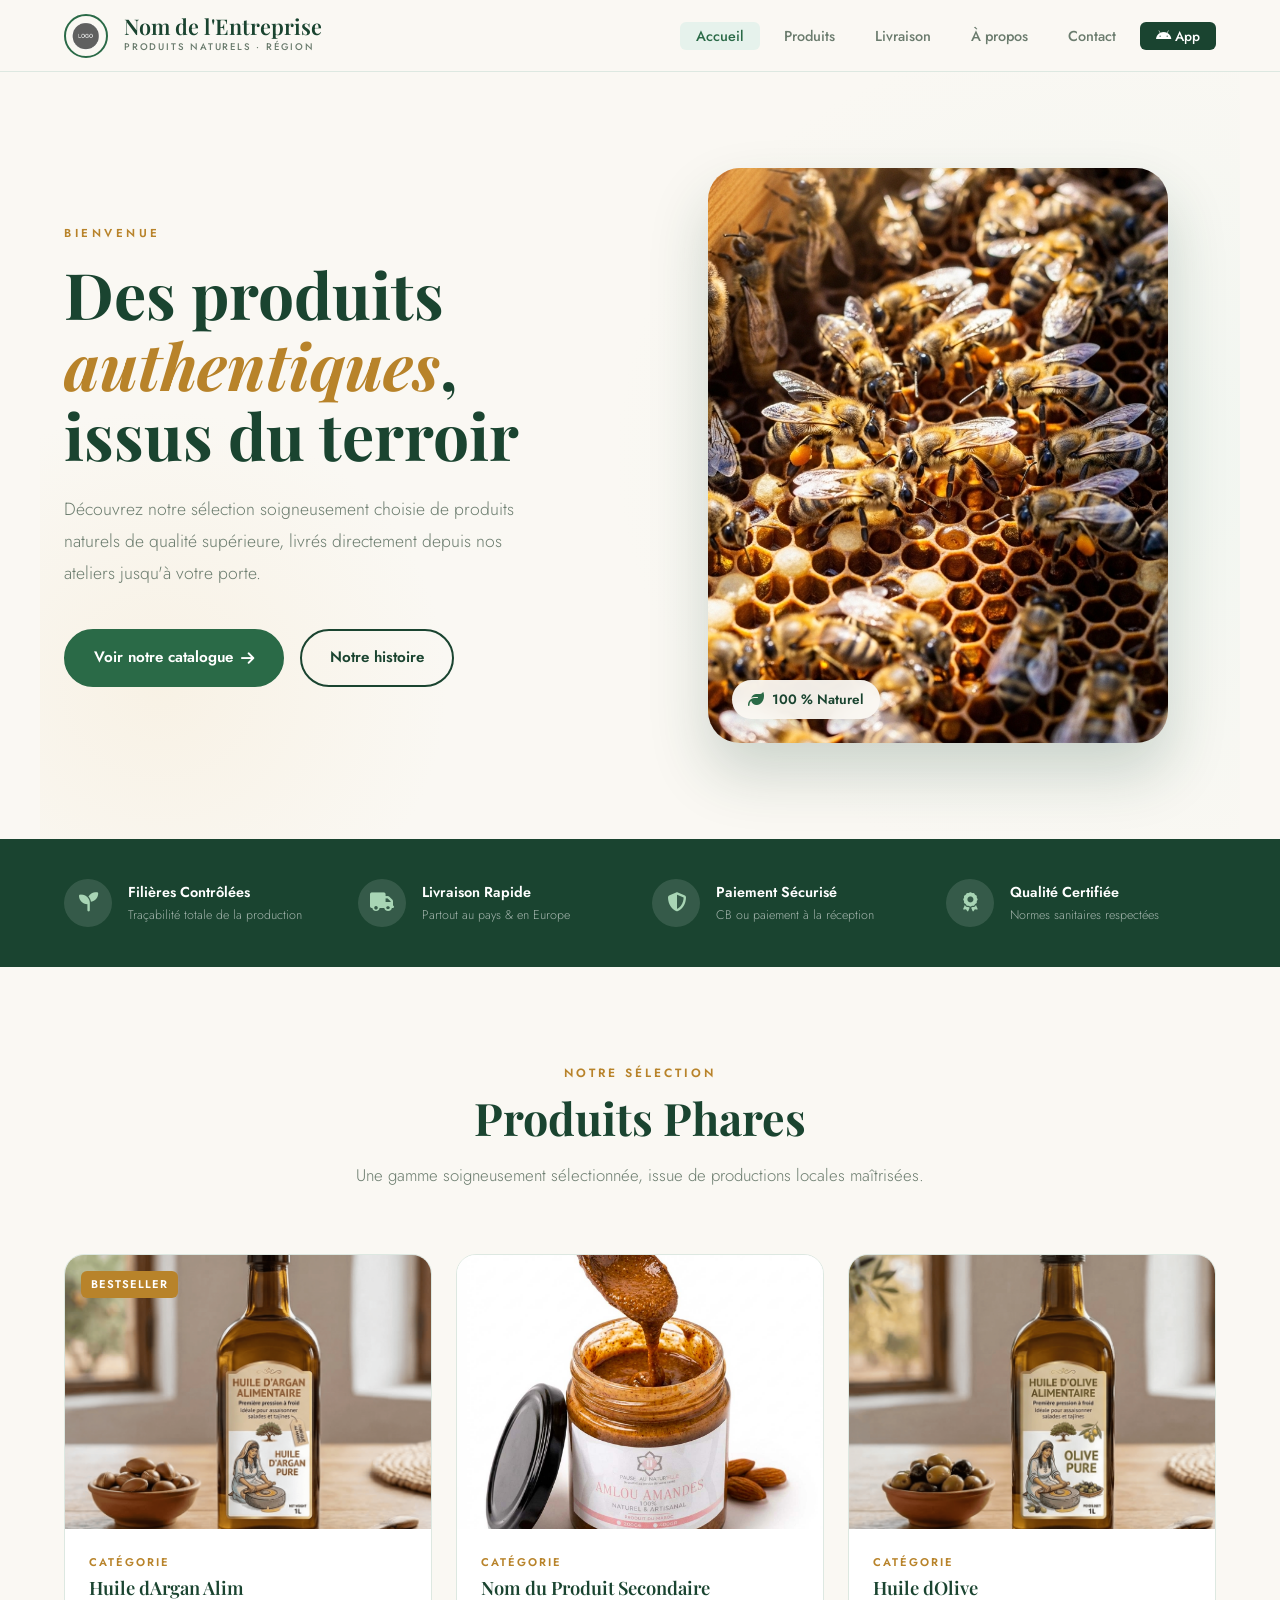
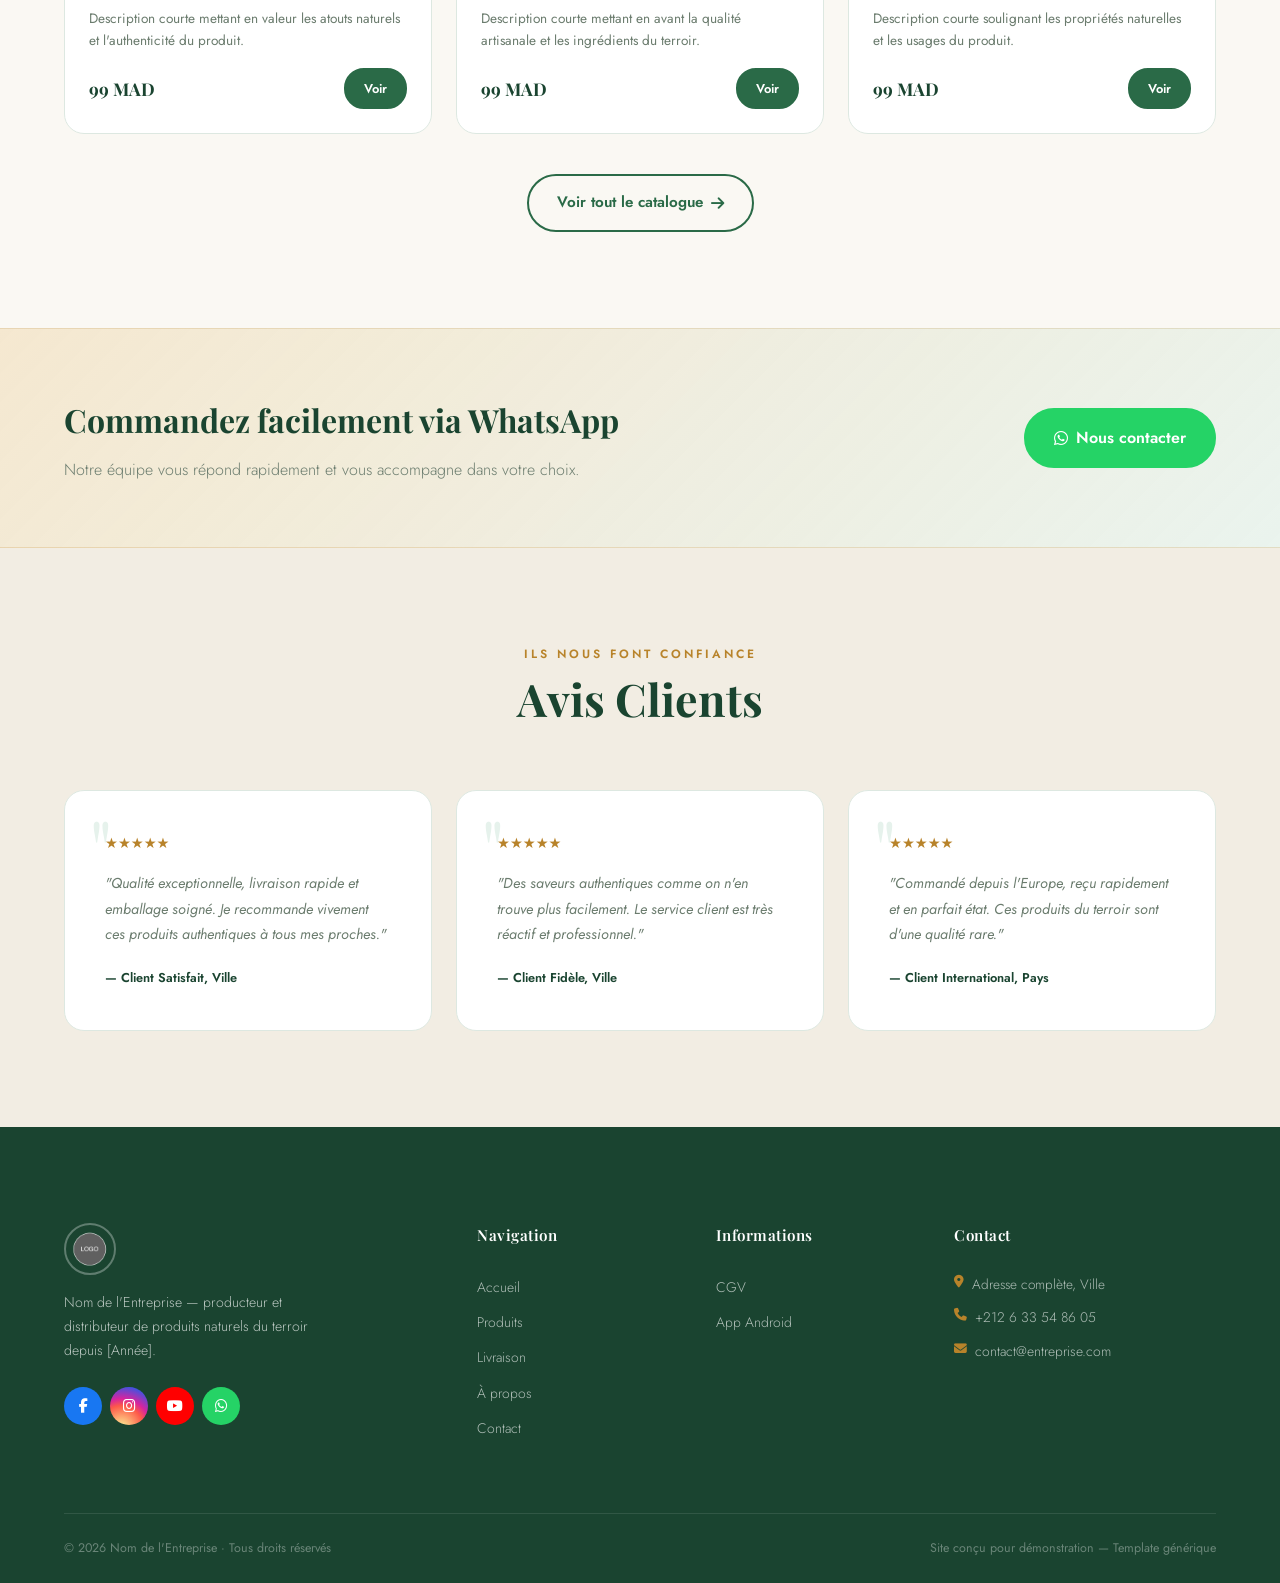
<file: index.html>
<!DOCTYPE html>
<html lang="fr">
<head>
    <meta charset="UTF-8">
    <meta name="viewport" content="width=device-width, initial-scale=1.0">
    <title>Accueil — Nom de l'Entreprise</title>
    <link href="https://fonts.googleapis.com/css2?family=Playfair+Display:ital,wght@0,400;0,600;0,700;1,400;1,600&family=Jost:wght@300;400;500;600&display=swap" rel="stylesheet">
    <link rel="stylesheet" href="https://cdnjs.cloudflare.com/ajax/libs/font-awesome/6.4.0/css/all.min.css">
    <link rel="stylesheet" href="style.css">
</head>
<body>

    <!-- ===== NAVIGATION ===== -->
    <nav class="nav">
        <div class="nav-inner">
            <a href="index.html" class="nav-brand">
                <img src="images/logo.png" alt="Logo" class="nav-logo-img">
                <div>
                    <span class="nav-brand-name">Nom de l'Entreprise</span>
                    <span class="nav-brand-tagline">Produits Naturels · Région</span>
                </div>
            </a>
            <button class="nav-toggle" id="navToggle" aria-label="Menu">
                <span></span><span></span><span></span>
            </button>
            <ul class="nav-links" id="navLinks">
                <li><a href="index.html" class="nav-link active">Accueil</a></li>
                <li><a href="produits.html" class="nav-link">Produits</a></li>
                <li><a href="livraison.html" class="nav-link">Livraison</a></li>
                <li><a href="apropos.html" class="nav-link">À propos</a></li>
                <li><a href="contact.html" class="nav-link">Contact</a></li>
                <li><a href="application.html" class="nav-link nav-link--app"><i class="fab fa-android"></i> App</a></li>
            </ul>
        </div>
    </nav>

    <!-- ===== HERO ===== -->
    <header class="hero">
        <div class="hero-bg"></div>
        <div class="hero-content">
            <p class="hero-eyebrow">Bienvenue</p>
            <h1 class="hero-title">Des produits<br><em>authentiques</em>,<br>issus du terroir</h1>
            <p class="hero-subtitle">
                Découvrez notre sélection soigneusement choisie de produits naturels de qualité supérieure, 
                livrés directement depuis nos ateliers jusqu'à votre porte.
            </p>
            <div class="hero-actions">
                <a href="produits.html" class="btn btn--primary">Voir notre catalogue <i class="fas fa-arrow-right"></i></a>
                <a href="apropos.html" class="btn btn--ghost">Notre histoire</a>
            </div>
        </div>
        <div class="hero-visual">
            <div class="hero-img-wrap">
                <img src="images/home.jpg" alt="Produit phare" class="hero-img">
                <div class="hero-badge">
                    <i class="fas fa-leaf"></i>
                    <span>100 % Naturel</span>
                </div>
            </div>
        </div>
    </header>

    <!-- ===== ARGUMENTS CLÉS ===== -->
    <section class="features-strip">
        <div class="container">
            <div class="features-grid">
                <div class="feature-item">
                    <div class="feature-icon"><i class="fas fa-seedling"></i></div>
                    <div>
                        <strong>Filières Contrôlées</strong>
                        <span>Traçabilité totale de la production</span>
                    </div>
                </div>
                <div class="feature-item">
                    <div class="feature-icon"><i class="fas fa-truck"></i></div>
                    <div>
                        <strong>Livraison Rapide</strong>
                        <span>Partout au pays & en Europe</span>
                    </div>
                </div>
                <div class="feature-item">
                    <div class="feature-icon"><i class="fas fa-shield-alt"></i></div>
                    <div>
                        <strong>Paiement Sécurisé</strong>
                        <span>CB ou paiement à la réception</span>
                    </div>
                </div>
                <div class="feature-item">
                    <div class="feature-icon"><i class="fas fa-award"></i></div>
                    <div>
                        <strong>Qualité Certifiée</strong>
                        <span>Normes sanitaires respectées</span>
                    </div>
                </div>
            </div>
        </div>
    </section>

    <!-- ===== PRODUITS PHARES ===== -->
    <section class="section">
        <div class="container">
            <div class="section-header">
                <p class="section-eyebrow">Notre Sélection</p>
                <h2 class="section-title">Produits Phares</h2>
                <p class="section-desc">Une gamme soigneusement sélectionnée, issue de productions locales maîtrisées.</p>
            </div>
            <div class="products-grid products-grid--3">
                <article class="product-card">
                    <div class="product-card__img-wrap">
                        <img src="images/Huile dArgan Alime.webp" alt="Catégorie Huile" class="product-card__img">
                        <span class="product-card__badge">Bestseller</span>
                    </div>
                    <div class="product-card__body">
                        <p class="product-card__category">Catégorie</p>
                        <h3 class="product-card__name">Huile dArgan Alim</h3>
                        <p class="product-card__desc">Description courte mettant en valeur les atouts naturels et l'authenticité du produit.</p>
                        <div class="product-card__footer">
                            <span class="product-card__price">99 MAD</span>
                            <a href="produits.html" class="btn btn--sm btn--primary">Voir</a>
                        </div>
                    </div>
                </article>
                <article class="product-card">
                    <div class="product-card__img-wrap">
                        <img src="images/amlou.jpg" alt="Catégorie Amlou" class="product-card__img">
                    </div>
                    <div class="product-card__body">
                        <p class="product-card__category">Catégorie</p>
                        <h3 class="product-card__name">Nom du Produit Secondaire</h3>
                        <p class="product-card__desc">Description courte mettant en avant la qualité artisanale et les ingrédients du terroir.</p>
                        <div class="product-card__footer">
                            <span class="product-card__price">99 MAD</span>
                            <a href="produits.html" class="btn btn--sm btn--primary">Voir</a>
                        </div>
                    </div>
                </article>
                <article class="product-card">
                    <div class="product-card__img-wrap">
                        <img src="images/Huile dOlive.webp" alt="Catégorie Huile" class="product-card__img">
                    </div>
                    <div class="product-card__body">
                        <p class="product-card__category">Catégorie</p>
                        <h3 class="product-card__name">Huile dOlive</h3>
                        <p class="product-card__desc">Description courte soulignant les propriétés naturelles et les usages du produit.</p>
                        <div class="product-card__footer">
                            <span class="product-card__price">99 MAD</span>
                            <a href="produits.html" class="btn btn--sm btn--primary">Voir</a>
                        </div>
                    </div>
                </article>
            </div>
            <div class="section-cta">
                <a href="produits.html" class="btn btn--outline">Voir tout le catalogue <i class="fas fa-arrow-right"></i></a>
            </div>
        </div>
    </section>

    <!-- ===== BANNIÈRE CTA ===== -->
    <section class="cta-banner">
        <div class="container">
            <div class="cta-banner__inner">
                <div>
                    <h2 class="cta-banner__title">Commandez facilement via WhatsApp</h2>
                    <p class="cta-banner__text">Notre équipe vous répond rapidement et vous accompagne dans votre choix.</p>
                </div>
                <a href="https://wa.me/VOTRE_NUMERO" target="_blank" class="btn btn--whatsapp">
                    <i class="fab fa-whatsapp"></i> Nous contacter
                </a>
            </div>
        </div>
    </section>

    <!-- ===== TÉMOIGNAGES (Placeholder) ===== -->
    <section class="section section--alt">
        <div class="container">
            <div class="section-header">
                <p class="section-eyebrow">Ils nous font confiance</p>
                <h2 class="section-title">Avis Clients</h2>
            </div>
            <div class="testimonials-grid">
                <div class="testimonial-card">
                    <div class="testimonial-stars">★★★★★</div>
                    <p class="testimonial-text">"Qualité exceptionnelle, livraison rapide et emballage soigné. Je recommande vivement ces produits authentiques à tous mes proches."</p>
                    <span class="testimonial-author">— Client Satisfait, Ville</span>
                </div>
                <div class="testimonial-card">
                    <div class="testimonial-stars">★★★★★</div>
                    <p class="testimonial-text">"Des saveurs authentiques comme on n'en trouve plus facilement. Le service client est très réactif et professionnel."</p>
                    <span class="testimonial-author">— Client Fidèle, Ville</span>
                </div>
                <div class="testimonial-card">
                    <div class="testimonial-stars">★★★★★</div>
                    <p class="testimonial-text">"Commandé depuis l'Europe, reçu rapidement et en parfait état. Ces produits du terroir sont d'une qualité rare."</p>
                    <span class="testimonial-author">— Client International, Pays</span>
                </div>
            </div>
        </div>
    </section>

    <!-- ===== FOOTER ===== -->
    <footer class="footer">
        <div class="container">
            <div class="footer-grid">
                <div class="footer-brand">
                    <img src="images/logo.png" alt="Logo" class="footer-logo">
                    <p>Nom de l'Entreprise — producteur et distributeur de produits naturels du terroir depuis [Année].</p>
                    <div class="social-links">
                        <a href="#" target="_blank" class="social-link social-link--fb" aria-label="Facebook"><i class="fab fa-facebook-f"></i></a>
                        <a href="#" target="_blank" class="social-link social-link--ig" aria-label="Instagram"><i class="fab fa-instagram"></i></a>
                        <a href="#" target="_blank" class="social-link social-link--yt" aria-label="YouTube"><i class="fab fa-youtube"></i></a>
                        <a href="#" target="_blank" class="social-link social-link--wa" aria-label="WhatsApp"><i class="fab fa-whatsapp"></i></a>
                    </div>
                </div>
                <div class="footer-col">
                    <h4 class="footer-col__title">Navigation</h4>
                    <ul class="footer-col__links">
                        <li><a href="index.html">Accueil</a></li>
                        <li><a href="produits.html">Produits</a></li>
                        <li><a href="livraison.html">Livraison</a></li>
                        <li><a href="apropos.html">À propos</a></li>
                        <li><a href="contact.html">Contact</a></li>
                    </ul>
                </div>
                <div class="footer-col">
                    <h4 class="footer-col__title">Informations</h4>
                    <ul class="footer-col__links">
                        <li><a href="cgv.html">CGV</a></li>
                        <li><a href="application.html">App Android</a></li>
                    </ul>
                </div>
                <div class="footer-col">
                    <h4 class="footer-col__title">Contact</h4>
                    <ul class="footer-col__links footer-col__links--contact">
                        <li><i class="fas fa-map-marker-alt"></i> Adresse complète, Ville</li>
                        <li><i class="fas fa-phone"></i> <a href="tel:+212633548605">+212 6 33 54 86 05</a></li>
                        <li><i class="fas fa-envelope"></i> <a href="mailto:contact@entreprise.com">contact@entreprise.com</a></li>
                    </ul>
                </div>
            </div>
            <div class="footer-bottom">
                <p>© 2026 Nom de l'Entreprise · Tous droits réservés</p>
                <p>Site conçu pour démonstration — Template générique</p>
            </div>
        </div>
    </footer>

    <script src="main.js"></script>
</body>
</html>
</file>
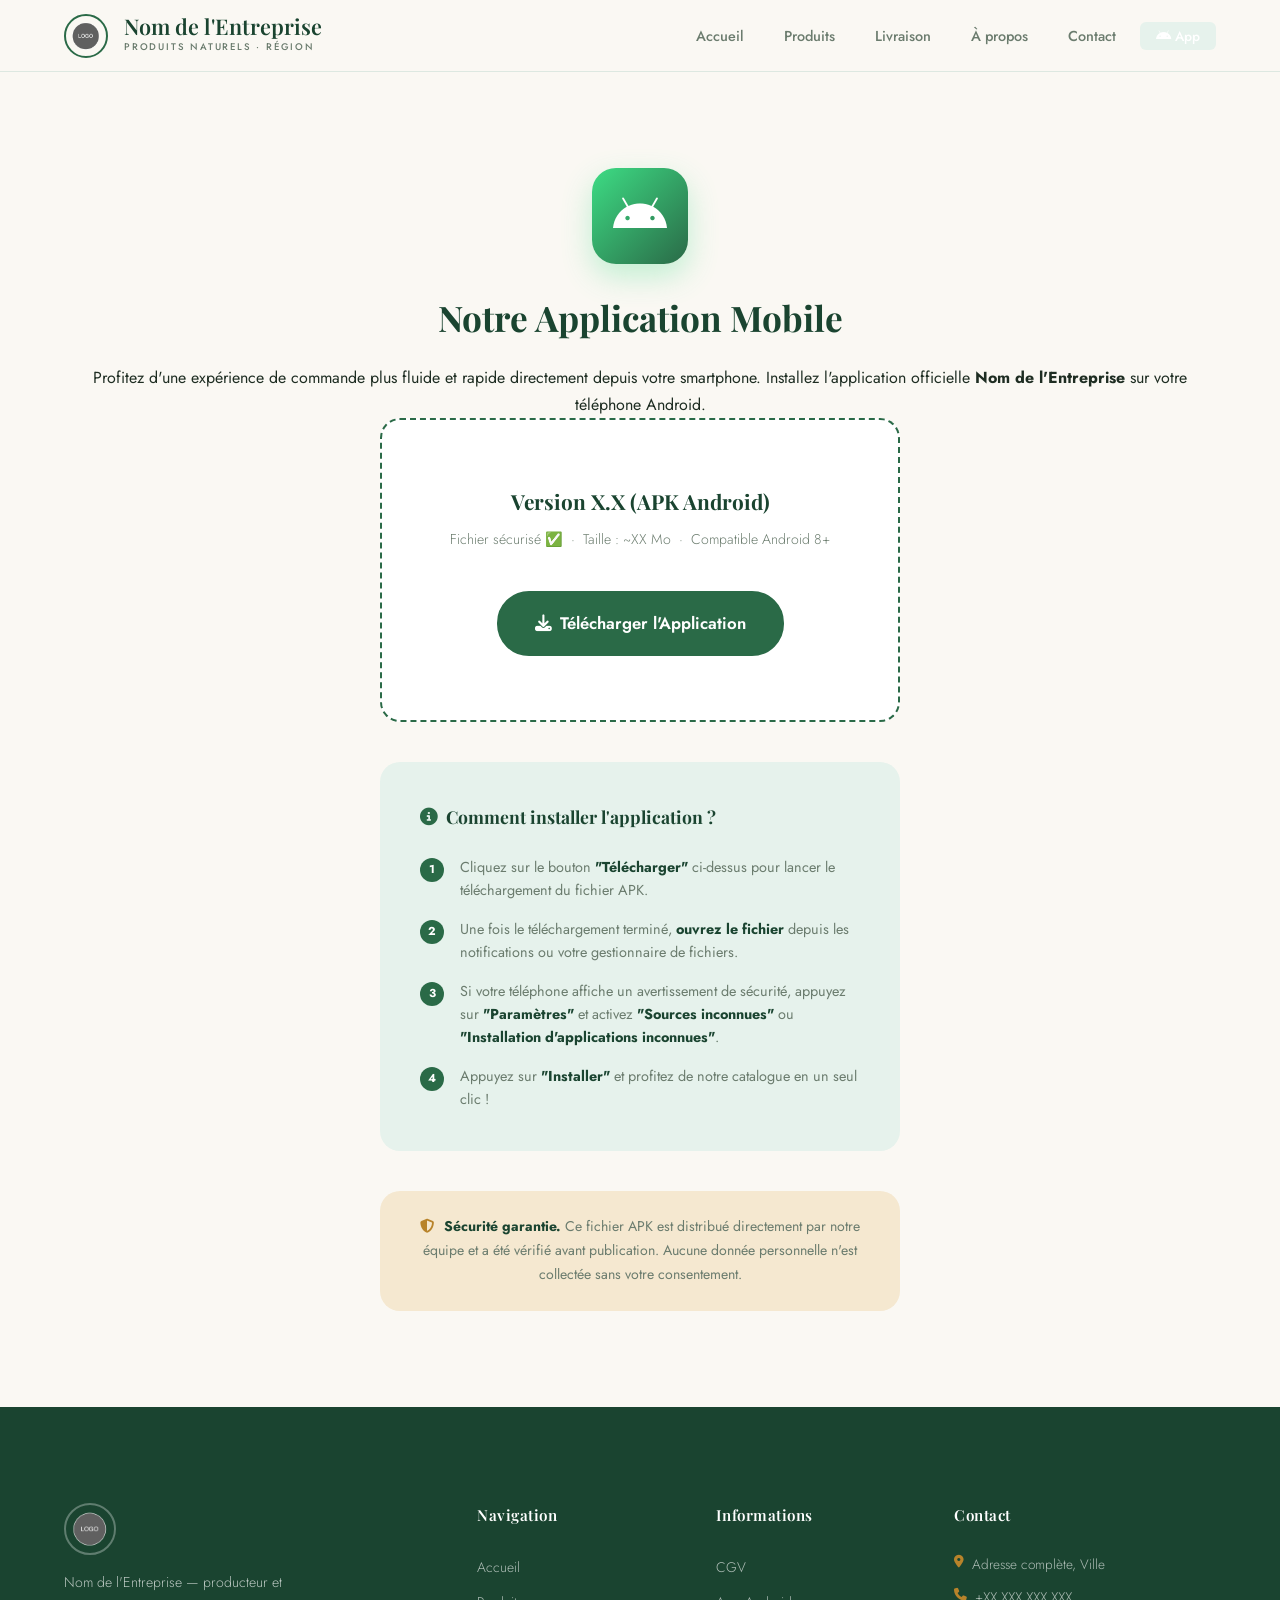
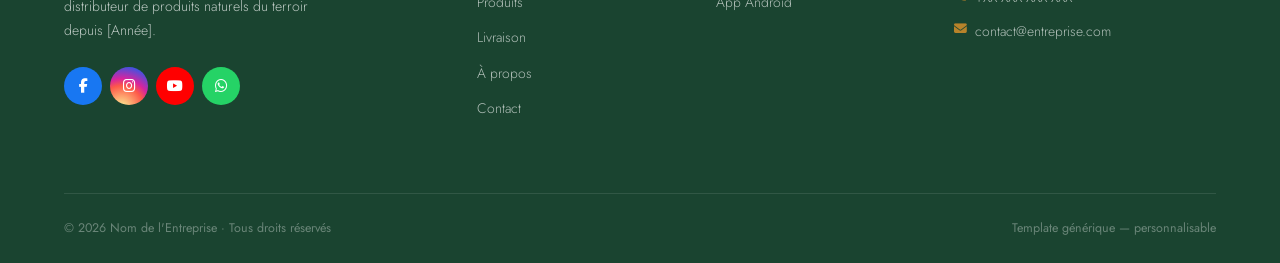
<file: application.html>
<!DOCTYPE html>
<html lang="fr">
<head>
    <meta charset="UTF-8">
    <meta name="viewport" content="width=device-width, initial-scale=1.0">
    <title>Application Mobile — Nom de l'Entreprise</title>
    <link href="https://fonts.googleapis.com/css2?family=Playfair+Display:ital,wght@0,400;0,600;0,700;1,400;1,600&family=Jost:wght@300;400;500;600&display=swap" rel="stylesheet">
    <link rel="stylesheet" href="https://cdnjs.cloudflare.com/ajax/libs/font-awesome/6.4.0/css/all.min.css">
    <link rel="stylesheet" href="style.css">
</head>
<body>

    <nav class="nav">
        <div class="nav-inner">
            <a href="index.html" class="nav-brand">
                <img src="images/logo.png" alt="Logo" class="nav-logo-img">
                <div>
                    <span class="nav-brand-name">Nom de l'Entreprise</span>
                    <span class="nav-brand-tagline">Produits Naturels · Région</span>
                </div>
            </a>
            <button class="nav-toggle" id="navToggle" aria-label="Menu">
                <span></span><span></span><span></span>
            </button>
            <ul class="nav-links" id="navLinks">
                <li><a href="index.html" class="nav-link">Accueil</a></li>
                <li><a href="produits.html" class="nav-link">Produits</a></li>
                <li><a href="livraison.html" class="nav-link">Livraison</a></li>
                <li><a href="apropos.html" class="nav-link">À propos</a></li>
                <li><a href="contact.html" class="nav-link">Contact</a></li>
                <li><a href="application.html" class="nav-link nav-link--app active"><i class="fab fa-android"></i> App</a></li>
            </ul>
        </div>
    </nav>

    <section class="section app-page">
        <div class="container">

            <div class="app-icon">
                <i class="fab fa-android"></i>
            </div>

            <h1>Notre Application Mobile</h1>
            <p>
                Profitez d'une expérience de commande plus fluide et rapide directement depuis votre smartphone.
                Installez l'application officielle <strong>Nom de l'Entreprise</strong> sur votre téléphone Android.
            </p>

            <div class="download-box">
                <h3>Version X.X (APK Android)</h3>
                <p>Fichier sécurisé ✅ &nbsp;·&nbsp; Taille : ~XX Mo &nbsp;·&nbsp; Compatible Android 8+</p>
                <!-- ⚠️ PERSONNALISER : remplacer le href par le lien de téléchargement réel -->
                <a href="LIEN_APK_ICI" class="btn btn--primary" download style="font-size:1.05rem; padding:16px 36px;">
                    <i class="fas fa-download"></i> Télécharger l'Application
                </a>
            </div>

            <div class="install-steps">
                <h3><i class="fas fa-info-circle"></i> Comment installer l'application ?</h3>
                <div class="step">
                    <span class="step-num">1</span>
                    <p>Cliquez sur le bouton <strong>"Télécharger"</strong> ci-dessus pour lancer le téléchargement du fichier APK.</p>
                </div>
                <div class="step">
                    <span class="step-num">2</span>
                    <p>Une fois le téléchargement terminé, <strong>ouvrez le fichier</strong> depuis les notifications ou votre gestionnaire de fichiers.</p>
                </div>
                <div class="step">
                    <span class="step-num">3</span>
                    <p>Si votre téléphone affiche un avertissement de sécurité, appuyez sur <strong>"Paramètres"</strong> et activez <strong>"Sources inconnues"</strong> ou <strong>"Installation d'applications inconnues"</strong>.</p>
                </div>
                <div class="step">
                    <span class="step-num">4</span>
                    <p>Appuyez sur <strong>"Installer"</strong> et profitez de notre catalogue en un seul clic !</p>
                </div>
            </div>

            <div style="margin-top:var(--space-xl); padding:var(--space-lg); background:var(--color-gold-light); border-radius:var(--radius-lg); max-width:520px; margin-inline:auto;">
                <p style="font-size:0.88rem; color:var(--color-text-muted); text-align:center; line-height:1.7;">
                    <i class="fas fa-shield-alt" style="color:var(--color-gold); margin-right:6px;"></i>
                    <strong style="color:var(--color-green-dark);">Sécurité garantie.</strong> Ce fichier APK est distribué directement par notre équipe et a été vérifié avant publication. Aucune donnée personnelle n'est collectée sans votre consentement.
                </p>
            </div>

        </div>
    </section>

    <footer class="footer">
        <div class="container">
            <div class="footer-grid">
                <div class="footer-brand">
                    <img src="images/logo.png" alt="Logo" class="footer-logo">
                    <p>Nom de l'Entreprise — producteur et distributeur de produits naturels du terroir depuis [Année].</p>
                    <div class="social-links">
                        <a href="#" class="social-link social-link--fb" aria-label="Facebook"><i class="fab fa-facebook-f"></i></a>
                        <a href="#" class="social-link social-link--ig" aria-label="Instagram"><i class="fab fa-instagram"></i></a>
                        <a href="#" class="social-link social-link--yt" aria-label="YouTube"><i class="fab fa-youtube"></i></a>
                        <a href="#" class="social-link social-link--wa" aria-label="WhatsApp"><i class="fab fa-whatsapp"></i></a>
                    </div>
                </div>
                <div class="footer-col">
                    <h4 class="footer-col__title">Navigation</h4>
                    <ul class="footer-col__links">
                        <li><a href="index.html">Accueil</a></li>
                        <li><a href="produits.html">Produits</a></li>
                        <li><a href="livraison.html">Livraison</a></li>
                        <li><a href="apropos.html">À propos</a></li>
                        <li><a href="contact.html">Contact</a></li>
                    </ul>
                </div>
                <div class="footer-col">
                    <h4 class="footer-col__title">Informations</h4>
                    <ul class="footer-col__links">
                        <li><a href="cgv.html">CGV</a></li>
                        <li><a href="application.html">App Android</a></li>
                    </ul>
                </div>
                <div class="footer-col">
                    <h4 class="footer-col__title">Contact</h4>
                    <ul class="footer-col__links footer-col__links--contact">
                        <li><i class="fas fa-map-marker-alt"></i> Adresse complète, Ville</li>
                        <li><i class="fas fa-phone"></i> <a href="tel:+XXXXXXXXXXX">+XX XXX XXX XXX</a></li>
                        <li><i class="fas fa-envelope"></i> <a href="mailto:contact@entreprise.com">contact@entreprise.com</a></li>
                    </ul>
                </div>
            </div>
            <div class="footer-bottom">
                <p>© 2026 Nom de l'Entreprise · Tous droits réservés</p>
                <p>Template générique — personnalisable</p>
            </div>
        </div>
    </footer>

    <script src="main.js"></script>
</body>
</html>
</file>
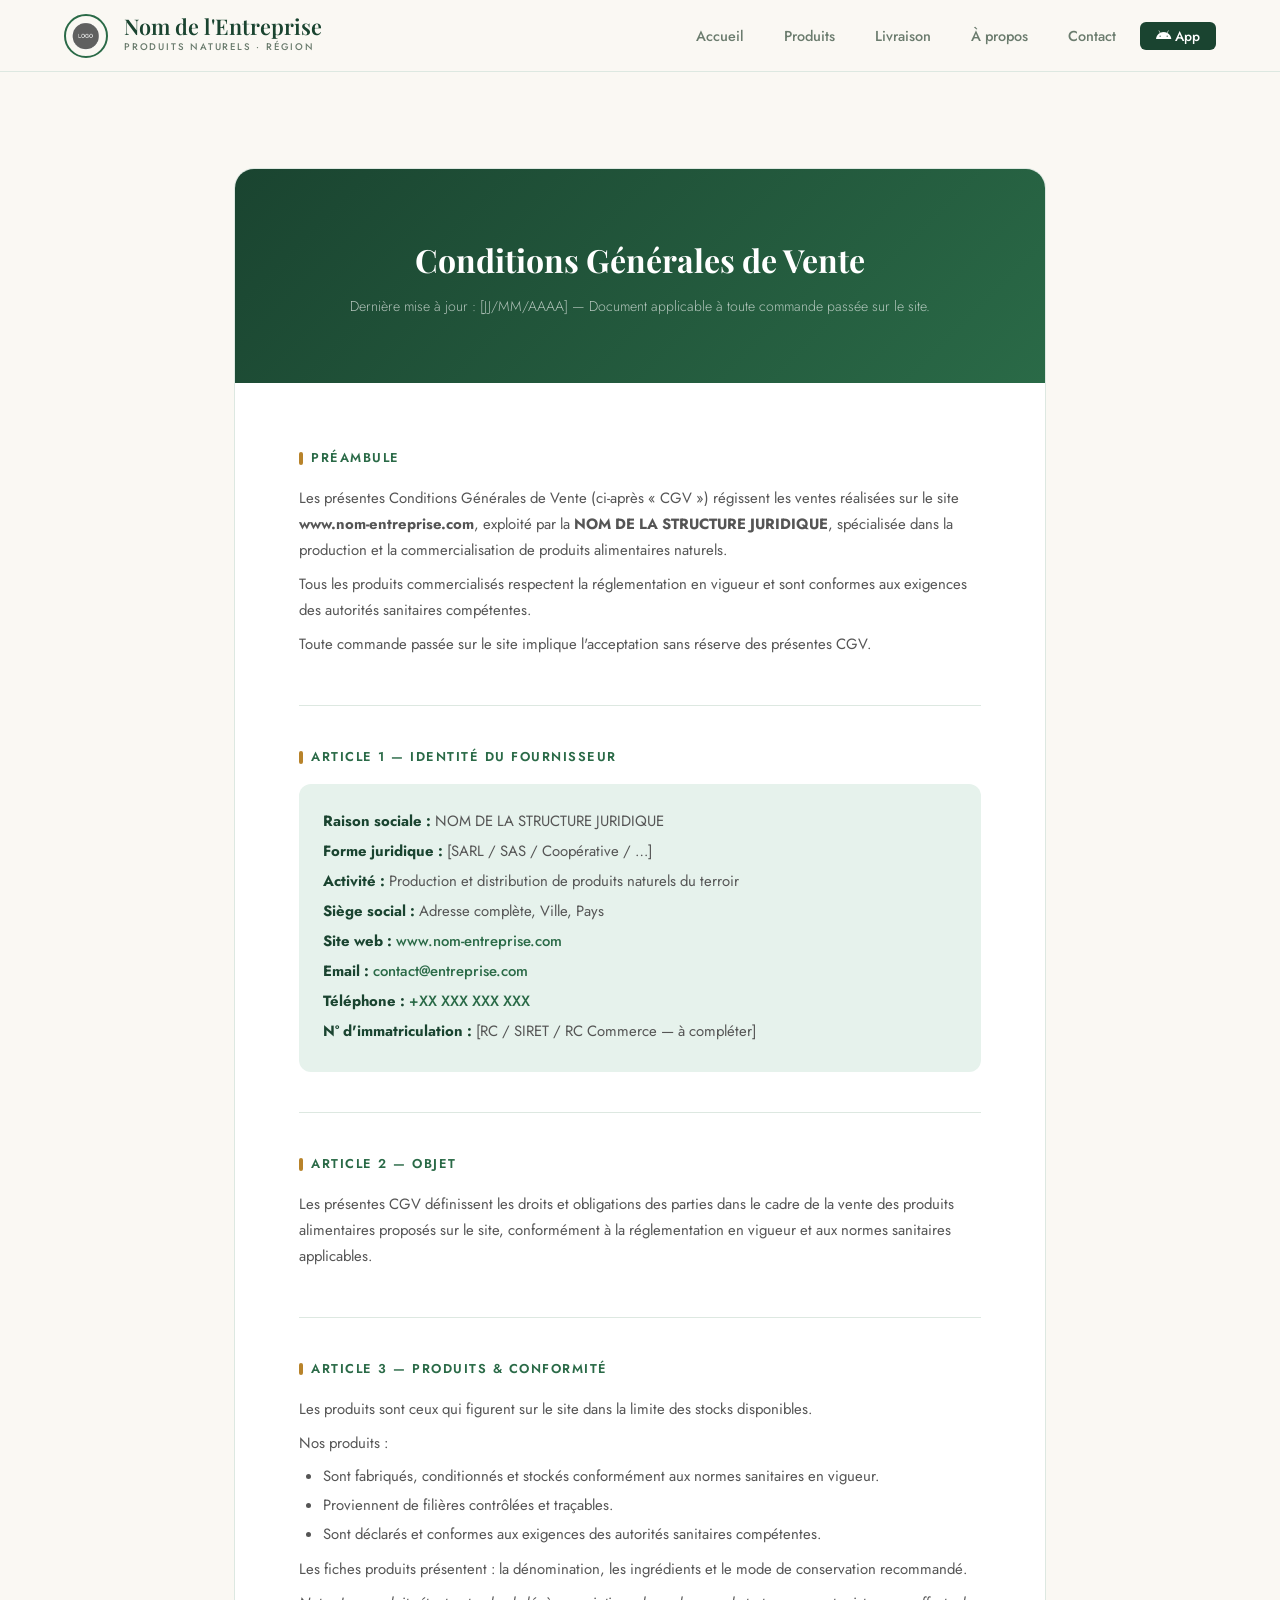
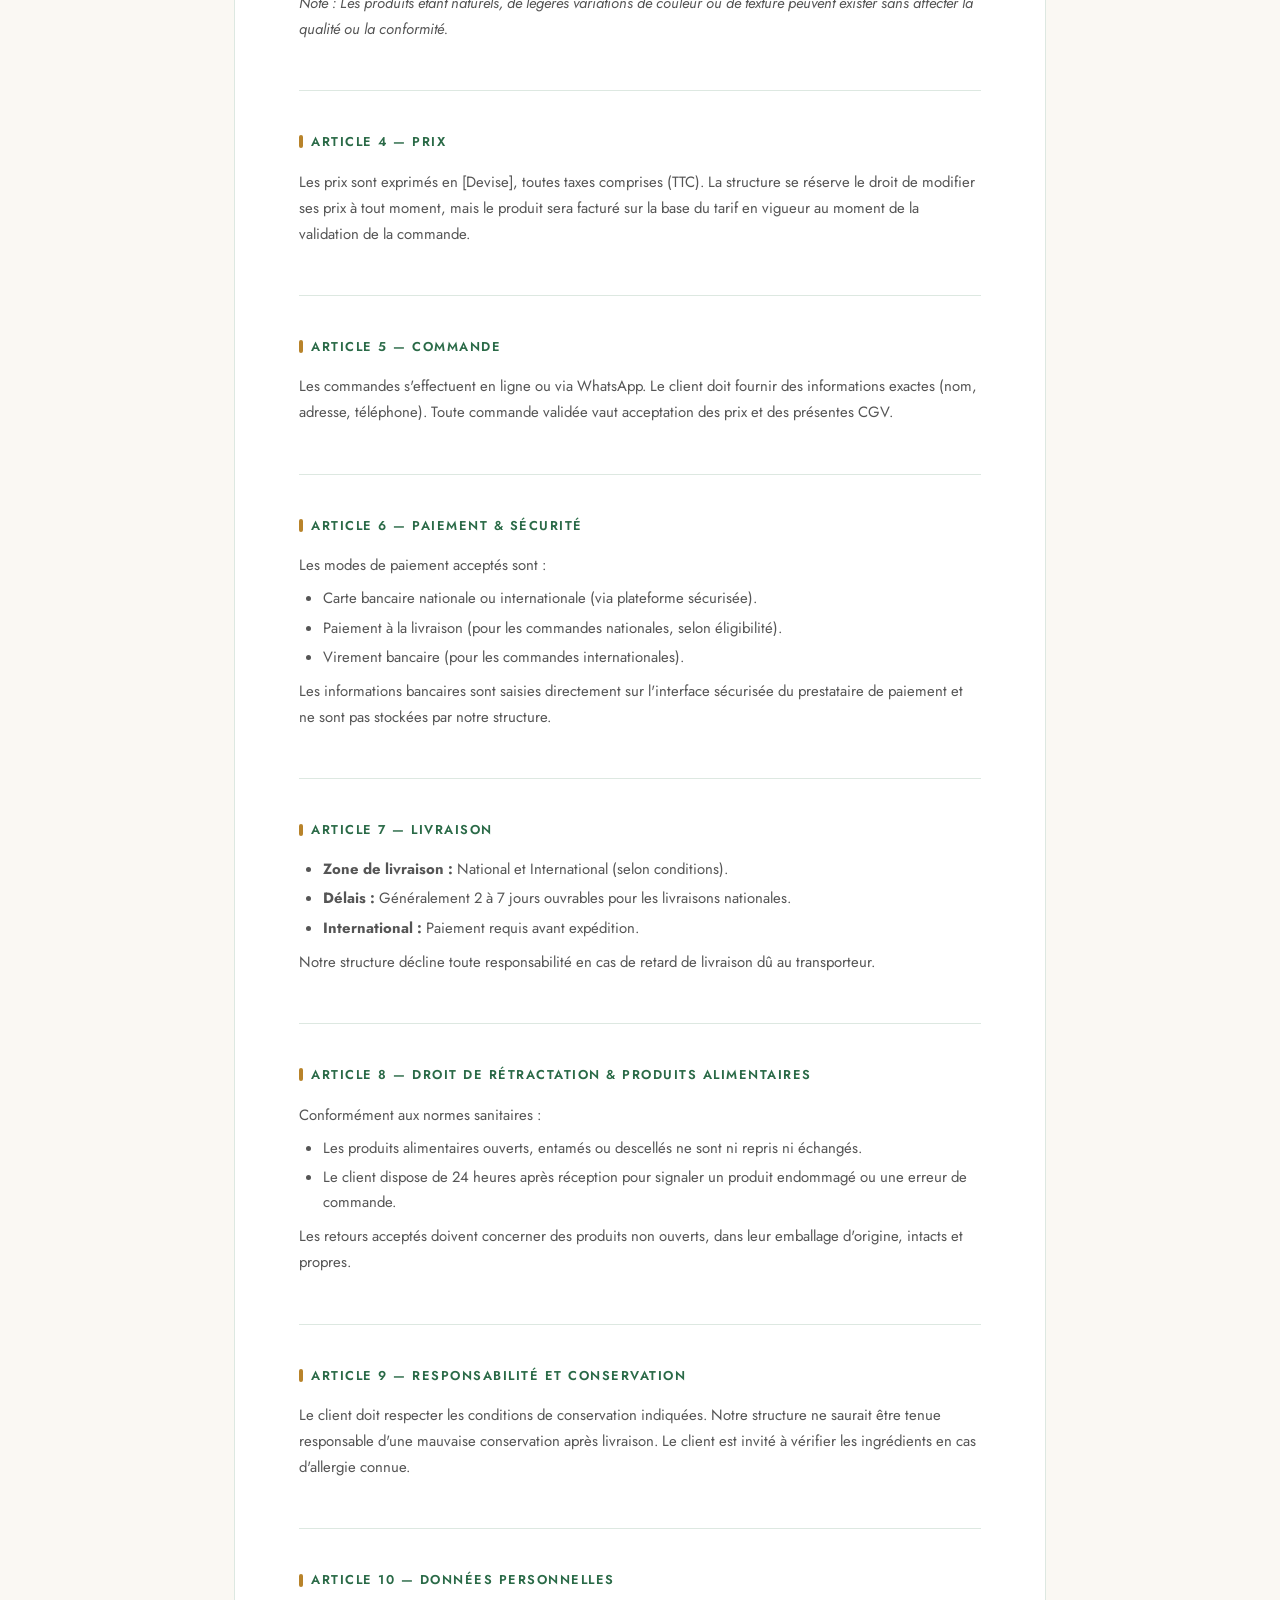
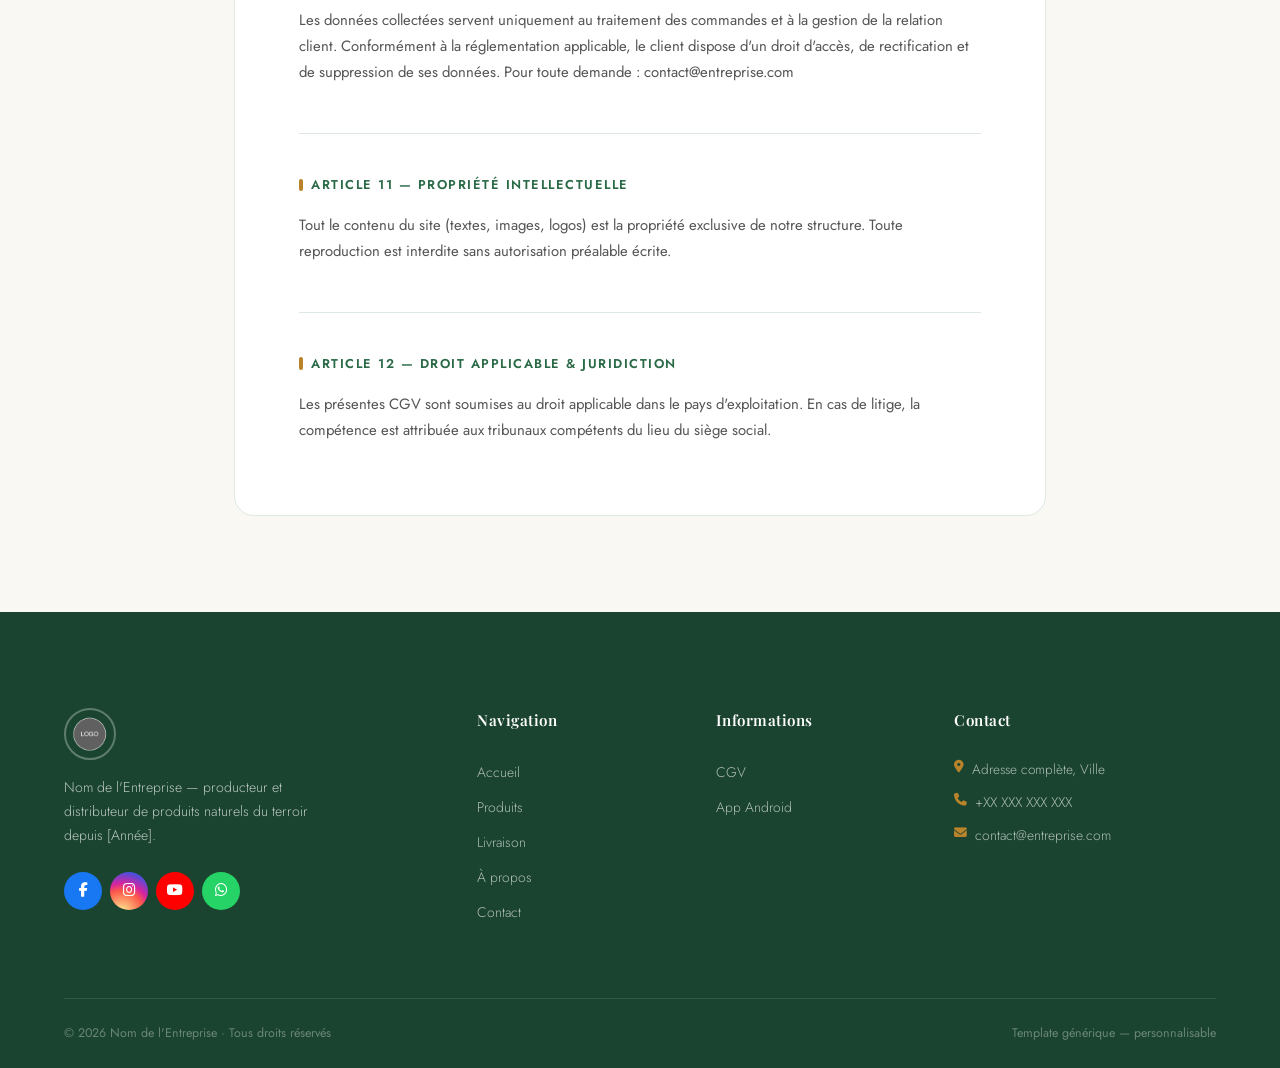
<file: cgv.html>
<!DOCTYPE html>
<html lang="fr">
<head>
    <meta charset="UTF-8">
    <meta name="viewport" content="width=device-width, initial-scale=1.0">
    <title>CGV — Nom de l'Entreprise</title>
    <link href="https://fonts.googleapis.com/css2?family=Playfair+Display:ital,wght@0,400;0,600;0,700;1,400;1,600&family=Jost:wght@300;400;500;600&display=swap" rel="stylesheet">
    <link rel="stylesheet" href="https://cdnjs.cloudflare.com/ajax/libs/font-awesome/6.4.0/css/all.min.css">
    <link rel="stylesheet" href="style.css">
</head>
<body>

    <nav class="nav">
        <div class="nav-inner">
            <a href="index.html" class="nav-brand">
                <img src="images/logo.png" alt="Logo" class="nav-logo-img">
                <div>
                    <span class="nav-brand-name">Nom de l'Entreprise</span>
                    <span class="nav-brand-tagline">Produits Naturels · Région</span>
                </div>
            </a>
            <button class="nav-toggle" id="navToggle" aria-label="Menu">
                <span></span><span></span><span></span>
            </button>
            <ul class="nav-links" id="navLinks">
                <li><a href="index.html" class="nav-link">Accueil</a></li>
                <li><a href="produits.html" class="nav-link">Produits</a></li>
                <li><a href="livraison.html" class="nav-link">Livraison</a></li>
                <li><a href="apropos.html" class="nav-link">À propos</a></li>
                <li><a href="contact.html" class="nav-link">Contact</a></li>
                <li><a href="application.html" class="nav-link nav-link--app"><i class="fab fa-android"></i> App</a></li>
            </ul>
        </div>
    </nav>

    <div class="cgv-container">
        <div class="cgv-card">

            <div class="cgv-header">
                <h1>Conditions Générales de Vente</h1>
                <p>Dernière mise à jour : [JJ/MM/AAAA] — Document applicable à toute commande passée sur le site.</p>
            </div>

            <div class="cgv-body">

                <div class="cgv-section">
                    <h2>Préambule</h2>
                    <p>Les présentes Conditions Générales de Vente (ci-après « CGV ») régissent les ventes réalisées sur le site <strong>www.nom-entreprise.com</strong>, exploité par la <strong>NOM DE LA STRUCTURE JURIDIQUE</strong>, spécialisée dans la production et la commercialisation de produits alimentaires naturels.</p>
                    <p>Tous les produits commercialisés respectent la réglementation en vigueur et sont conformes aux exigences des autorités sanitaires compétentes.</p>
                    <p>Toute commande passée sur le site implique l'acceptation sans réserve des présentes CGV.</p>
                </div>

                <div class="cgv-section">
                    <h2>Article 1 — Identité du Fournisseur</h2>
                    <div class="company-info-box">
                        <p><strong>Raison sociale :</strong> NOM DE LA STRUCTURE JURIDIQUE</p>
                        <p><strong>Forme juridique :</strong> [SARL / SAS / Coopérative / …]</p>
                        <p><strong>Activité :</strong> Production et distribution de produits naturels du terroir</p>
                        <p><strong>Siège social :</strong> Adresse complète, Ville, Pays</p>
                        <p><strong>Site web :</strong> <a href="#">www.nom-entreprise.com</a></p>
                        <p><strong>Email :</strong> <a href="mailto:contact@entreprise.com">contact@entreprise.com</a></p>
                        <p><strong>Téléphone :</strong> <a href="tel:+XXXXXXXXXXX">+XX XXX XXX XXX</a></p>
                        <p><strong>N° d'immatriculation :</strong> [RC / SIRET / RC Commerce — à compléter]</p>
                    </div>
                </div>

                <div class="cgv-section">
                    <h2>Article 2 — Objet</h2>
                    <p>Les présentes CGV définissent les droits et obligations des parties dans le cadre de la vente des produits alimentaires proposés sur le site, conformément à la réglementation en vigueur et aux normes sanitaires applicables.</p>
                </div>

                <div class="cgv-section">
                    <h2>Article 3 — Produits & Conformité</h2>
                    <p>Les produits sont ceux qui figurent sur le site dans la limite des stocks disponibles.</p>
                    <p>Nos produits :</p>
                    <ul>
                        <li>Sont fabriqués, conditionnés et stockés conformément aux normes sanitaires en vigueur.</li>
                        <li>Proviennent de filières contrôlées et traçables.</li>
                        <li>Sont déclarés et conformes aux exigences des autorités sanitaires compétentes.</li>
                    </ul>
                    <p>Les fiches produits présentent : la dénomination, les ingrédients et le mode de conservation recommandé.</p>
                    <p><em>Note : Les produits étant naturels, de légères variations de couleur ou de texture peuvent exister sans affecter la qualité ou la conformité.</em></p>
                </div>

                <div class="cgv-section">
                    <h2>Article 4 — Prix</h2>
                    <p>Les prix sont exprimés en [Devise], toutes taxes comprises (TTC). La structure se réserve le droit de modifier ses prix à tout moment, mais le produit sera facturé sur la base du tarif en vigueur au moment de la validation de la commande.</p>
                </div>

                <div class="cgv-section">
                    <h2>Article 5 — Commande</h2>
                    <p>Les commandes s'effectuent en ligne ou via WhatsApp. Le client doit fournir des informations exactes (nom, adresse, téléphone). Toute commande validée vaut acceptation des prix et des présentes CGV.</p>
                </div>

                <div class="cgv-section">
                    <h2>Article 6 — Paiement & Sécurité</h2>
                    <p>Les modes de paiement acceptés sont :</p>
                    <ul>
                        <li>Carte bancaire nationale ou internationale (via plateforme sécurisée).</li>
                        <li>Paiement à la livraison (pour les commandes nationales, selon éligibilité).</li>
                        <li>Virement bancaire (pour les commandes internationales).</li>
                    </ul>
                    <p>Les informations bancaires sont saisies directement sur l'interface sécurisée du prestataire de paiement et ne sont pas stockées par notre structure.</p>
                </div>

                <div class="cgv-section">
                    <h2>Article 7 — Livraison</h2>
                    <ul>
                        <li><strong>Zone de livraison :</strong> National et International (selon conditions).</li>
                        <li><strong>Délais :</strong> Généralement 2 à 7 jours ouvrables pour les livraisons nationales.</li>
                        <li><strong>International :</strong> Paiement requis avant expédition.</li>
                    </ul>
                    <p>Notre structure décline toute responsabilité en cas de retard de livraison dû au transporteur.</p>
                </div>

                <div class="cgv-section">
                    <h2>Article 8 — Droit de Rétractation & Produits Alimentaires</h2>
                    <p>Conformément aux normes sanitaires :</p>
                    <ul>
                        <li>Les produits alimentaires ouverts, entamés ou descellés ne sont ni repris ni échangés.</li>
                        <li>Le client dispose de 24 heures après réception pour signaler un produit endommagé ou une erreur de commande.</li>
                    </ul>
                    <p>Les retours acceptés doivent concerner des produits non ouverts, dans leur emballage d'origine, intacts et propres.</p>
                </div>

                <div class="cgv-section">
                    <h2>Article 9 — Responsabilité et Conservation</h2>
                    <p>Le client doit respecter les conditions de conservation indiquées. Notre structure ne saurait être tenue responsable d'une mauvaise conservation après livraison. Le client est invité à vérifier les ingrédients en cas d'allergie connue.</p>
                </div>

                <div class="cgv-section">
                    <h2>Article 10 — Données Personnelles</h2>
                    <p>Les données collectées servent uniquement au traitement des commandes et à la gestion de la relation client. Conformément à la réglementation applicable, le client dispose d'un droit d'accès, de rectification et de suppression de ses données. Pour toute demande : <a href="mailto:contact@entreprise.com">contact@entreprise.com</a></p>
                </div>

                <div class="cgv-section">
                    <h2>Article 11 — Propriété Intellectuelle</h2>
                    <p>Tout le contenu du site (textes, images, logos) est la propriété exclusive de notre structure. Toute reproduction est interdite sans autorisation préalable écrite.</p>
                </div>

                <div class="cgv-section">
                    <h2>Article 12 — Droit Applicable & Juridiction</h2>
                    <p>Les présentes CGV sont soumises au droit applicable dans le pays d'exploitation. En cas de litige, la compétence est attribuée aux tribunaux compétents du lieu du siège social.</p>
                </div>

            </div>
        </div>
    </div>

    <footer class="footer">
        <div class="container">
            <div class="footer-grid">
                <div class="footer-brand">
                    <img src="images/logo.png" alt="Logo" class="footer-logo">
                    <p>Nom de l'Entreprise — producteur et distributeur de produits naturels du terroir depuis [Année].</p>
                    <div class="social-links">
                        <a href="#" class="social-link social-link--fb" aria-label="Facebook"><i class="fab fa-facebook-f"></i></a>
                        <a href="#" class="social-link social-link--ig" aria-label="Instagram"><i class="fab fa-instagram"></i></a>
                        <a href="#" class="social-link social-link--yt" aria-label="YouTube"><i class="fab fa-youtube"></i></a>
                        <a href="#" class="social-link social-link--wa" aria-label="WhatsApp"><i class="fab fa-whatsapp"></i></a>
                    </div>
                </div>
                <div class="footer-col">
                    <h4 class="footer-col__title">Navigation</h4>
                    <ul class="footer-col__links">
                        <li><a href="index.html">Accueil</a></li>
                        <li><a href="produits.html">Produits</a></li>
                        <li><a href="livraison.html">Livraison</a></li>
                        <li><a href="apropos.html">À propos</a></li>
                        <li><a href="contact.html">Contact</a></li>
                    </ul>
                </div>
                <div class="footer-col">
                    <h4 class="footer-col__title">Informations</h4>
                    <ul class="footer-col__links">
                        <li><a href="cgv.html">CGV</a></li>
                        <li><a href="application.html">App Android</a></li>
                    </ul>
                </div>
                <div class="footer-col">
                    <h4 class="footer-col__title">Contact</h4>
                    <ul class="footer-col__links footer-col__links--contact">
                        <li><i class="fas fa-map-marker-alt"></i> Adresse complète, Ville</li>
                        <li><i class="fas fa-phone"></i> <a href="tel:+XXXXXXXXXXX">+XX XXX XXX XXX</a></li>
                        <li><i class="fas fa-envelope"></i> <a href="mailto:contact@entreprise.com">contact@entreprise.com</a></li>
                    </ul>
                </div>
            </div>
            <div class="footer-bottom">
                <p>© 2026 Nom de l'Entreprise · Tous droits réservés</p>
                <p>Template générique — personnalisable</p>
            </div>
        </div>
    </footer>

    <script src="main.js"></script>
</body>
</html>
</file>
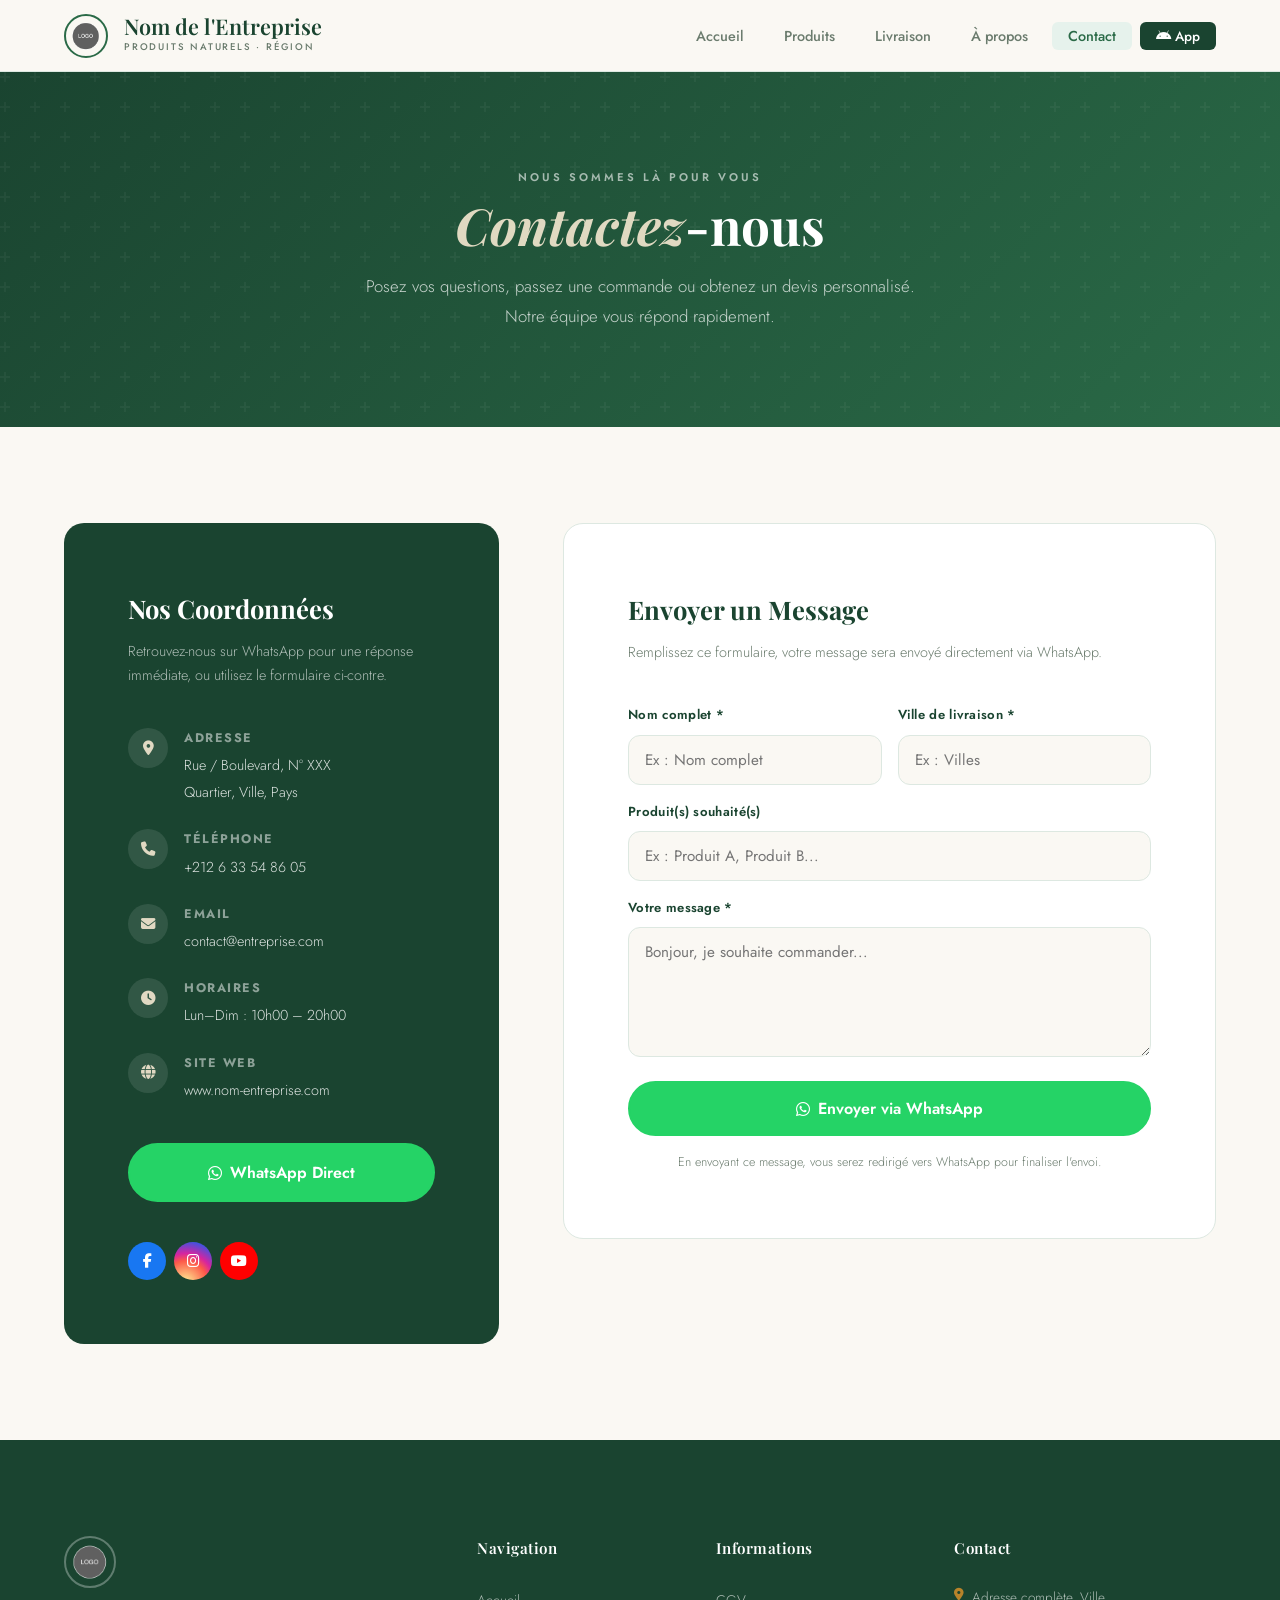
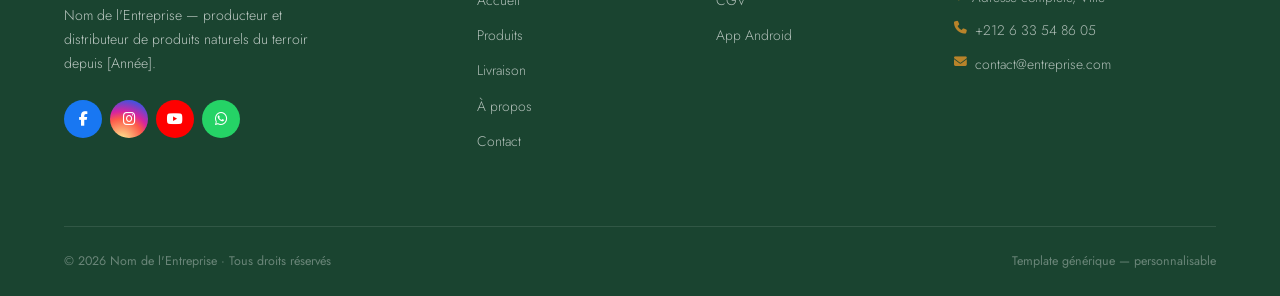
<file: contact.html>
<!DOCTYPE html>
<html lang="fr">
<head>
    <meta charset="UTF-8">
    <meta name="viewport" content="width=device-width, initial-scale=1.0">
    <title>Contact — Nom de l'Entreprise</title>
    <link href="https://fonts.googleapis.com/css2?family=Playfair+Display:ital,wght@0,400;0,600;0,700;1,400;1,600&family=Jost:wght@300;400;500;600&display=swap" rel="stylesheet">
    <link rel="stylesheet" href="https://cdnjs.cloudflare.com/ajax/libs/font-awesome/6.4.0/css/all.min.css">
    <link rel="stylesheet" href="style.css">
</head>
<body>

    <nav class="nav">
        <div class="nav-inner">
            <a href="index.html" class="nav-brand">
                <img src="images/logo.png" alt="Logo" class="nav-logo-img">
                <div>
                    <span class="nav-brand-name">Nom de l'Entreprise</span>
                    <span class="nav-brand-tagline">Produits Naturels · Région</span>
                </div>
            </a>
            <button class="nav-toggle" id="navToggle" aria-label="Menu">
                <span></span><span></span><span></span>
            </button>
            <ul class="nav-links" id="navLinks">
                <li><a href="index.html" class="nav-link">Accueil</a></li>
                <li><a href="produits.html" class="nav-link">Produits</a></li>
                <li><a href="livraison.html" class="nav-link">Livraison</a></li>
                <li><a href="apropos.html" class="nav-link">À propos</a></li>
                <li><a href="contact.html" class="nav-link active">Contact</a></li>
                <li><a href="application.html" class="nav-link nav-link--app"><i class="fab fa-android"></i> App</a></li>
            </ul>
        </div>
    </nav>

    <header class="page-hero">
        <p class="page-hero__eyebrow">Nous sommes là pour vous</p>
        <h1 class="page-hero__title"><em>Contactez</em>-nous</h1>
        <p class="page-hero__subtitle">Posez vos questions, passez une commande ou obtenez un devis personnalisé. Notre équipe vous répond rapidement.</p>
    </header>

    <section class="section">
        <div class="container">
            <div class="contact-layout">

                <!-- Infos contact -->
                <div class="contact-info-card">
                    <h2>Nos Coordonnées</h2>
                    <p>Retrouvez-nous sur WhatsApp pour une réponse immédiate, ou utilisez le formulaire ci-contre.</p>

                    <div class="contact-info-list">
                        <div class="contact-info-item">
                            <div class="contact-info-item__icon"><i class="fas fa-map-marker-alt"></i></div>
                            <div class="contact-info-item__text">
                                <strong>Adresse</strong>
                                <span>Rue / Boulevard, N° XXX<br>Quartier, Ville, Pays</span>
                            </div>
                        </div>

                        <div class="contact-info-item">
                            <div class="contact-info-item__icon"><i class="fas fa-phone"></i></div>
                            <div class="contact-info-item__text">
                                <strong>Téléphone</strong>
                                <a href="tel:+212633548605">+212 6 33 54 86 05</a>
                            </div>
                        </div>

                        <div class="contact-info-item">
                            <div class="contact-info-item__icon"><i class="fas fa-envelope"></i></div>
                            <div class="contact-info-item__text">
                                <strong>Email</strong>
                                <a href="mailto:contact@entreprise.com">contact@entreprise.com</a>
                            </div>
                        </div>

                        <div class="contact-info-item">
                            <div class="contact-info-item__icon"><i class="fas fa-clock"></i></div>
                            <div class="contact-info-item__text">
                                <strong>Horaires</strong>
                                <span>Lun–Dim : 10h00 – 20h00</span>
                            </div>
                        </div>

                        <div class="contact-info-item">
                            <div class="contact-info-item__icon"><i class="fas fa-globe"></i></div>
                            <div class="contact-info-item__text">
                                <strong>Site web</strong>
                                <a href="#">www.nom-entreprise.com</a>
                            </div>
                        </div>
                    </div>

                    <div style="margin-top:var(--space-xl);">
                        <a href="https://wa.me/VOTRE_NUMERO" target="_blank" class="btn btn--whatsapp" style="width:100%; justify-content:center;">
                            <i class="fab fa-whatsapp"></i> WhatsApp Direct
                        </a>
                    </div>

                    <div class="social-links" style="margin-top:var(--space-xl);">
                        <a href="#" class="social-link social-link--fb" aria-label="Facebook"><i class="fab fa-facebook-f"></i></a>
                        <a href="#" class="social-link social-link--ig" aria-label="Instagram"><i class="fab fa-instagram"></i></a>
                        <a href="#" class="social-link social-link--yt" aria-label="YouTube"><i class="fab fa-youtube"></i></a>
                    </div>
                </div>

                <!-- Formulaire -->
                <div class="contact-form-card">
                    <h2>Envoyer un Message</h2>
                    <p>Remplissez ce formulaire, votre message sera envoyé directement via WhatsApp.</p>

                    <form id="contactForm">
                        <div class="form-row">
                            <div class="form-group">
                                <label for="f-name">Nom complet *</label>
                                <input type="text" id="f-name" placeholder="Ex : Nom complet" required>
                            </div>
                            <div class="form-group">
                                <label for="f-city">Ville de livraison *</label>
                                <input type="text" id="f-city" placeholder="Ex : Villes" required>
                            </div>
                        </div>

                        <div class="form-group">
                            <label for="f-product">Produit(s) souhaité(s)</label>
                            <input type="text" id="f-product" placeholder="Ex : Produit A, Produit B...">
                        </div>

                        <div class="form-group">
                            <label for="f-message">Votre message *</label>
                            <textarea id="f-message" placeholder="Bonjour, je souhaite commander..." required></textarea>
                        </div>

                        <button type="submit" class="btn btn--whatsapp" style="width:100%; justify-content:center;">
                            <i class="fab fa-whatsapp"></i> Envoyer via WhatsApp
                        </button>

                        <p style="font-size:0.78rem; color:var(--color-text-muted); text-align:center; margin-top:var(--space-md); font-weight:300;">
                            En envoyant ce message, vous serez redirigé vers WhatsApp pour finaliser l'envoi.
                        </p>
                    </form>
                </div>

            </div>
        </div>
    </section>

    <footer class="footer">
        <div class="container">
            <div class="footer-grid">
                <div class="footer-brand">
                    <img src="images/logo.png" alt="Logo" class="footer-logo">
                    <p>Nom de l'Entreprise — producteur et distributeur de produits naturels du terroir depuis [Année].</p>
                    <div class="social-links">
                        <a href="#" class="social-link social-link--fb" aria-label="Facebook"><i class="fab fa-facebook-f"></i></a>
                        <a href="#" class="social-link social-link--ig" aria-label="Instagram"><i class="fab fa-instagram"></i></a>
                        <a href="#" class="social-link social-link--yt" aria-label="YouTube"><i class="fab fa-youtube"></i></a>
                        <a href="#" class="social-link social-link--wa" aria-label="WhatsApp"><i class="fab fa-whatsapp"></i></a>
                    </div>
                </div>
                <div class="footer-col">
                    <h4 class="footer-col__title">Navigation</h4>
                    <ul class="footer-col__links">
                        <li><a href="index.html">Accueil</a></li>
                        <li><a href="produits.html">Produits</a></li>
                        <li><a href="livraison.html">Livraison</a></li>
                        <li><a href="apropos.html">À propos</a></li>
                        <li><a href="contact.html">Contact</a></li>
                    </ul>
                </div>
                <div class="footer-col">
                    <h4 class="footer-col__title">Informations</h4>
                    <ul class="footer-col__links">
                        <li><a href="cgv.html">CGV</a></li>
                        <li><a href="application.html">App Android</a></li>
                    </ul>
                </div>
                <div class="footer-col">
                    <h4 class="footer-col__title">Contact</h4>
                    <ul class="footer-col__links footer-col__links--contact">
                        <li><i class="fas fa-map-marker-alt"></i> Adresse complète, Ville</li>
                        <li><i class="fas fa-phone"></i> <a href="tel:+212633548605">+212 6 33 54 86 05</a></li>
                        <li><i class="fas fa-envelope"></i> <a href="mailto:contact@entreprise.com">contact@entreprise.com</a></li>
                    </ul>
                </div>
            </div>
            <div class="footer-bottom">
                <p>© 2026 Nom de l'Entreprise · Tous droits réservés</p>
                <p>Template générique — personnalisable</p>
            </div>
        </div>
    </footer>

    <script src="main.js"></script>
</body>
</html>
</file>
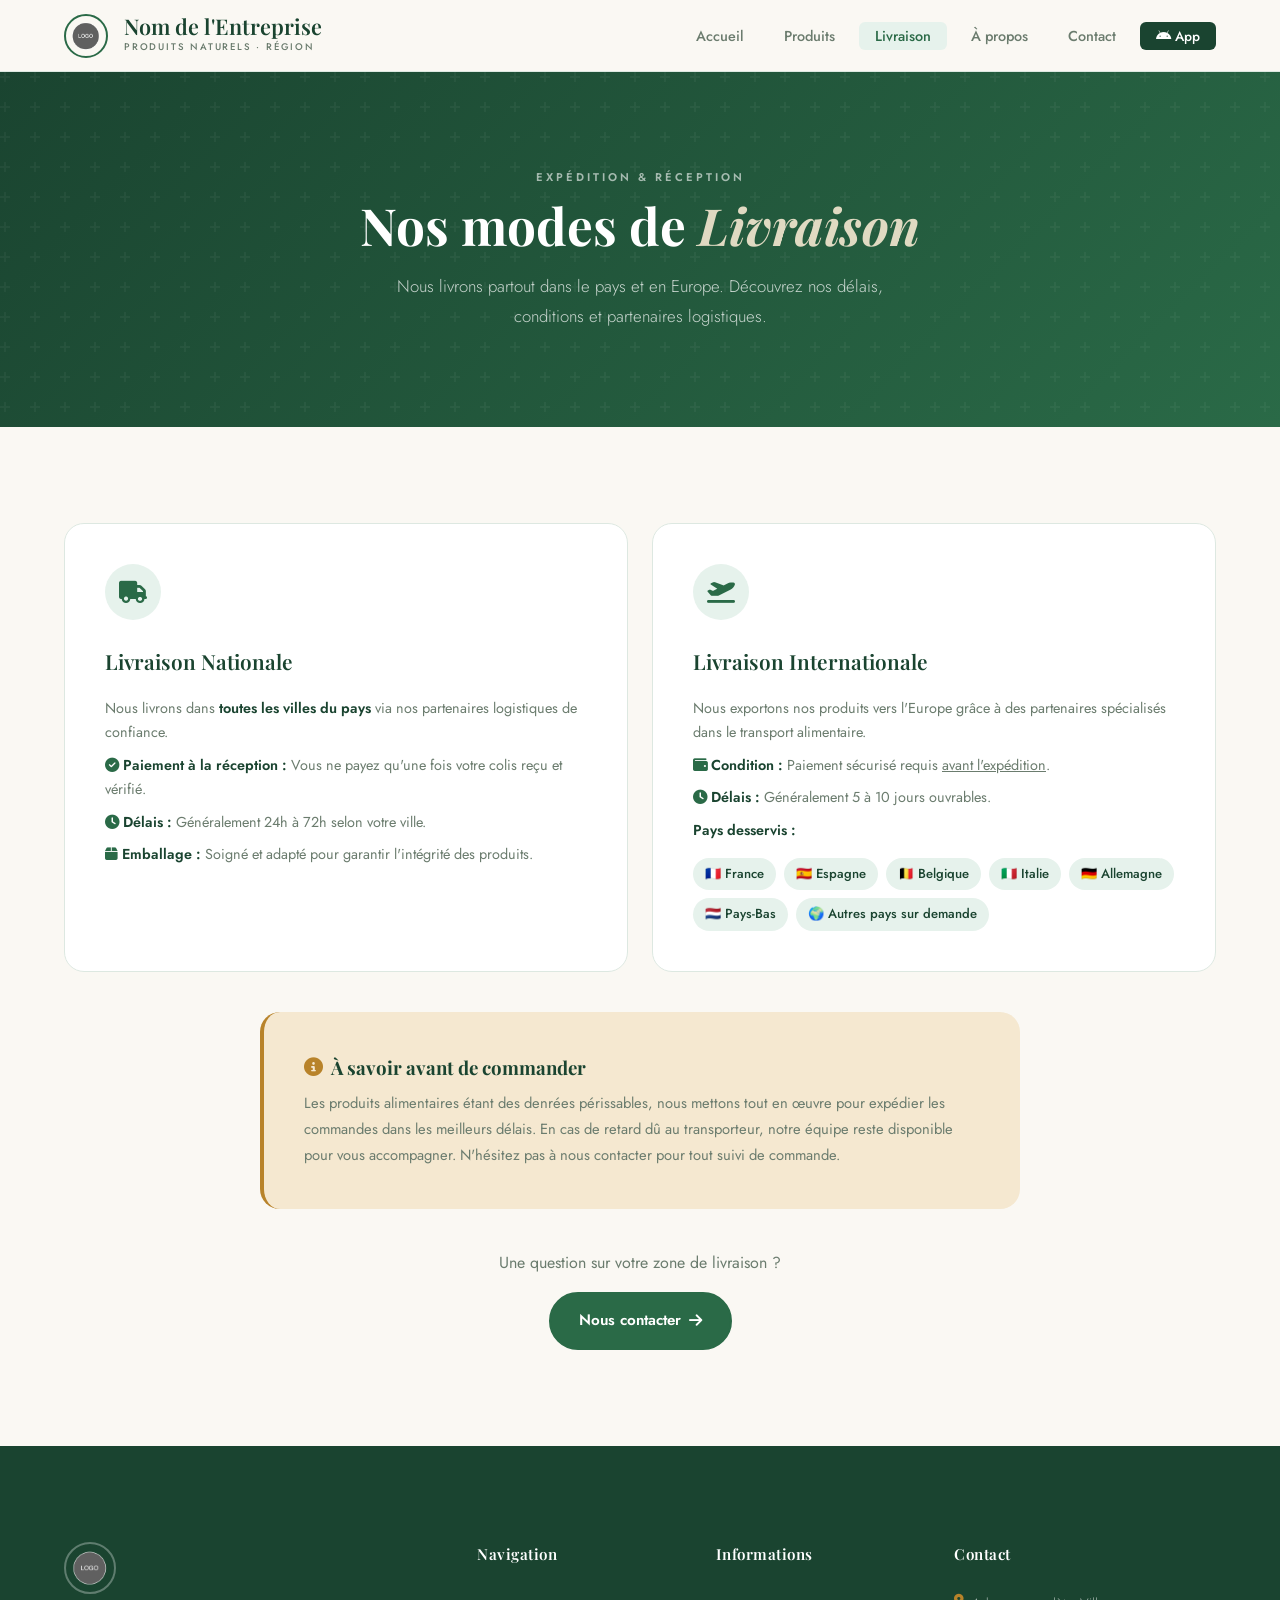
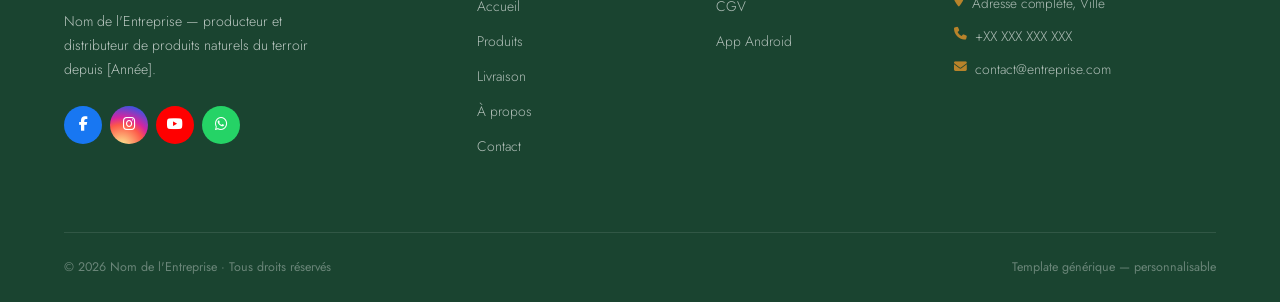
<file: livraison.html>
<!DOCTYPE html>
<html lang="fr">
<head>
    <meta charset="UTF-8">
    <meta name="viewport" content="width=device-width, initial-scale=1.0">
    <title>Livraison — Nom de l'Entreprise</title>
    <link href="https://fonts.googleapis.com/css2?family=Playfair+Display:ital,wght@0,400;0,600;0,700;1,400;1,600&family=Jost:wght@300;400;500;600&display=swap" rel="stylesheet">
    <link rel="stylesheet" href="https://cdnjs.cloudflare.com/ajax/libs/font-awesome/6.4.0/css/all.min.css">
    <link rel="stylesheet" href="style.css">
</head>
<body>

    <nav class="nav">
        <div class="nav-inner">
            <a href="index.html" class="nav-brand">
                <img src="images/logo.png" alt="Logo" class="nav-logo-img">
                <div>
                    <span class="nav-brand-name">Nom de l'Entreprise</span>
                    <span class="nav-brand-tagline">Produits Naturels · Région</span>
                </div>
            </a>
            <button class="nav-toggle" id="navToggle" aria-label="Menu">
                <span></span><span></span><span></span>
            </button>
            <ul class="nav-links" id="navLinks">
                <li><a href="index.html" class="nav-link">Accueil</a></li>
                <li><a href="produits.html" class="nav-link">Produits</a></li>
                <li><a href="livraison.html" class="nav-link active">Livraison</a></li>
                <li><a href="apropos.html" class="nav-link">À propos</a></li>
                <li><a href="contact.html" class="nav-link">Contact</a></li>
                <li><a href="application.html" class="nav-link nav-link--app"><i class="fab fa-android"></i> App</a></li>
            </ul>
        </div>
    </nav>

    <header class="page-hero">
        <p class="page-hero__eyebrow">Expédition & Réception</p>
        <h1 class="page-hero__title">Nos modes de <em>Livraison</em></h1>
        <p class="page-hero__subtitle">Nous livrons partout dans le pays et en Europe. Découvrez nos délais, conditions et partenaires logistiques.</p>
    </header>

    <section class="section">
        <div class="container">
            <div class="delivery-grid">

                <div class="delivery-card">
                    <div class="delivery-card__icon"><i class="fas fa-truck"></i></div>
                    <h2 class="delivery-card__title">Livraison Nationale</h2>
                    <p>Nous livrons dans <strong>toutes les villes du pays</strong> via nos partenaires logistiques de confiance.</p>
                    <p><i class="fas fa-check-circle" style="color:var(--color-green)"></i> <strong>Paiement à la réception :</strong> Vous ne payez qu'une fois votre colis reçu et vérifié.</p>
                    <p><i class="fas fa-clock" style="color:var(--color-green)"></i> <strong>Délais :</strong> Généralement 24h à 72h selon votre ville.</p>
                    <p><i class="fas fa-box" style="color:var(--color-green)"></i> <strong>Emballage :</strong> Soigné et adapté pour garantir l'intégrité des produits.</p>
                </div>

                <div class="delivery-card">
                    <div class="delivery-card__icon"><i class="fas fa-plane-departure"></i></div>
                    <h2 class="delivery-card__title">Livraison Internationale</h2>
                    <p>Nous exportons nos produits vers l'Europe grâce à des partenaires spécialisés dans le transport alimentaire.</p>
                    <p><i class="fas fa-wallet" style="color:var(--color-green)"></i> <strong>Condition :</strong> Paiement sécurisé requis <u>avant l'expédition</u>.</p>
                    <p><i class="fas fa-clock" style="color:var(--color-green)"></i> <strong>Délais :</strong> Généralement 5 à 10 jours ouvrables.</p>
                    <p><strong>Pays desservis :</strong></p>
                    <div class="country-tags">
                        <span class="country-tag">🇫🇷 France</span>
                        <span class="country-tag">🇪🇸 Espagne</span>
                        <span class="country-tag">🇧🇪 Belgique</span>
                        <span class="country-tag">🇮🇹 Italie</span>
                        <span class="country-tag">🇩🇪 Allemagne</span>
                        <span class="country-tag">🇳🇱 Pays-Bas</span>
                        <span class="country-tag">🌍 Autres pays sur demande</span>
                    </div>
                </div>

            </div>

            <!-- Info box -->
            <div style="background:var(--color-gold-light); border-radius:var(--radius-lg); padding:var(--space-xl); border-left: 4px solid var(--color-gold); max-width:760px; margin-inline:auto;">
                <h3 style="font-family:var(--font-display); color:var(--color-green-dark); margin-bottom:var(--space-sm); display:flex; align-items:center; gap:8px;">
                    <i class="fas fa-info-circle" style="color:var(--color-gold)"></i> À savoir avant de commander
                </h3>
                <p style="color:var(--color-text-muted); font-size:0.92rem; line-height:1.75;">
                    Les produits alimentaires étant des denrées périssables, nous mettons tout en œuvre pour expédier les commandes dans les meilleurs délais. En cas de retard dû au transporteur, notre équipe reste disponible pour vous accompagner. N'hésitez pas à nous contacter pour tout suivi de commande.
                </p>
            </div>

            <div class="section-cta" style="margin-top:var(--space-xl);">
                <p style="color:var(--color-text-muted); margin-bottom:var(--space-md);">Une question sur votre zone de livraison ?</p>
                <a href="contact.html" class="btn btn--primary">Nous contacter <i class="fas fa-arrow-right"></i></a>
            </div>
        </div>
    </section>

    <footer class="footer">
        <div class="container">
            <div class="footer-grid">
                <div class="footer-brand">
                    <img src="images/logo.png" alt="Logo" class="footer-logo">
                    <p>Nom de l'Entreprise — producteur et distributeur de produits naturels du terroir depuis [Année].</p>
                    <div class="social-links">
                        <a href="#" class="social-link social-link--fb" aria-label="Facebook"><i class="fab fa-facebook-f"></i></a>
                        <a href="#" class="social-link social-link--ig" aria-label="Instagram"><i class="fab fa-instagram"></i></a>
                        <a href="#" class="social-link social-link--yt" aria-label="YouTube"><i class="fab fa-youtube"></i></a>
                        <a href="#" class="social-link social-link--wa" aria-label="WhatsApp"><i class="fab fa-whatsapp"></i></a>
                    </div>
                </div>
                <div class="footer-col">
                    <h4 class="footer-col__title">Navigation</h4>
                    <ul class="footer-col__links">
                        <li><a href="index.html">Accueil</a></li>
                        <li><a href="produits.html">Produits</a></li>
                        <li><a href="livraison.html">Livraison</a></li>
                        <li><a href="apropos.html">À propos</a></li>
                        <li><a href="contact.html">Contact</a></li>
                    </ul>
                </div>
                <div class="footer-col">
                    <h4 class="footer-col__title">Informations</h4>
                    <ul class="footer-col__links">
                        <li><a href="cgv.html">CGV</a></li>
                        <li><a href="application.html">App Android</a></li>
                    </ul>
                </div>
                <div class="footer-col">
                    <h4 class="footer-col__title">Contact</h4>
                    <ul class="footer-col__links footer-col__links--contact">
                        <li><i class="fas fa-map-marker-alt"></i> Adresse complète, Ville</li>
                        <li><i class="fas fa-phone"></i> <a href="tel:+XXXXXXXXXXX">+XX XXX XXX XXX</a></li>
                        <li><i class="fas fa-envelope"></i> <a href="mailto:contact@entreprise.com">contact@entreprise.com</a></li>
                    </ul>
                </div>
            </div>
            <div class="footer-bottom">
                <p>© 2026 Nom de l'Entreprise · Tous droits réservés</p>
                <p>Template générique — personnalisable</p>
            </div>
        </div>
    </footer>

    <script src="main.js"></script>
</body>
</html>
</file>
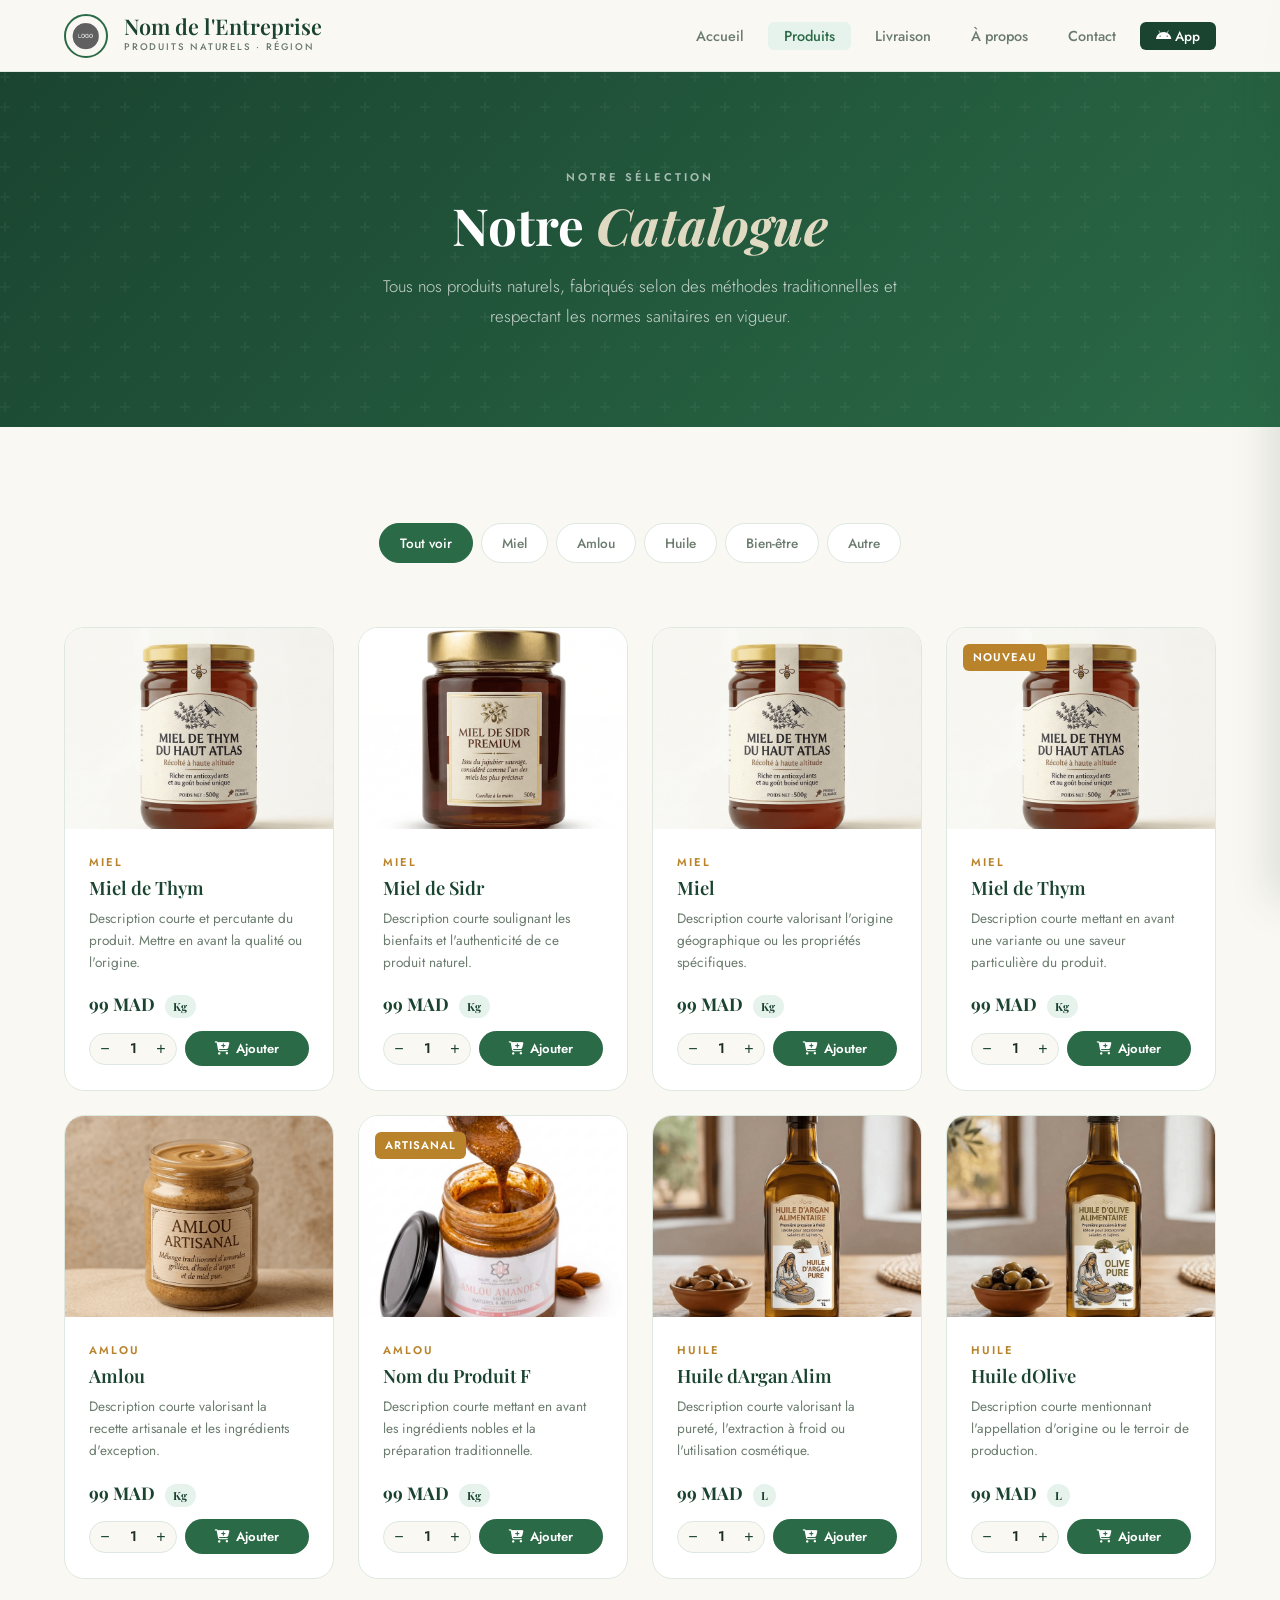
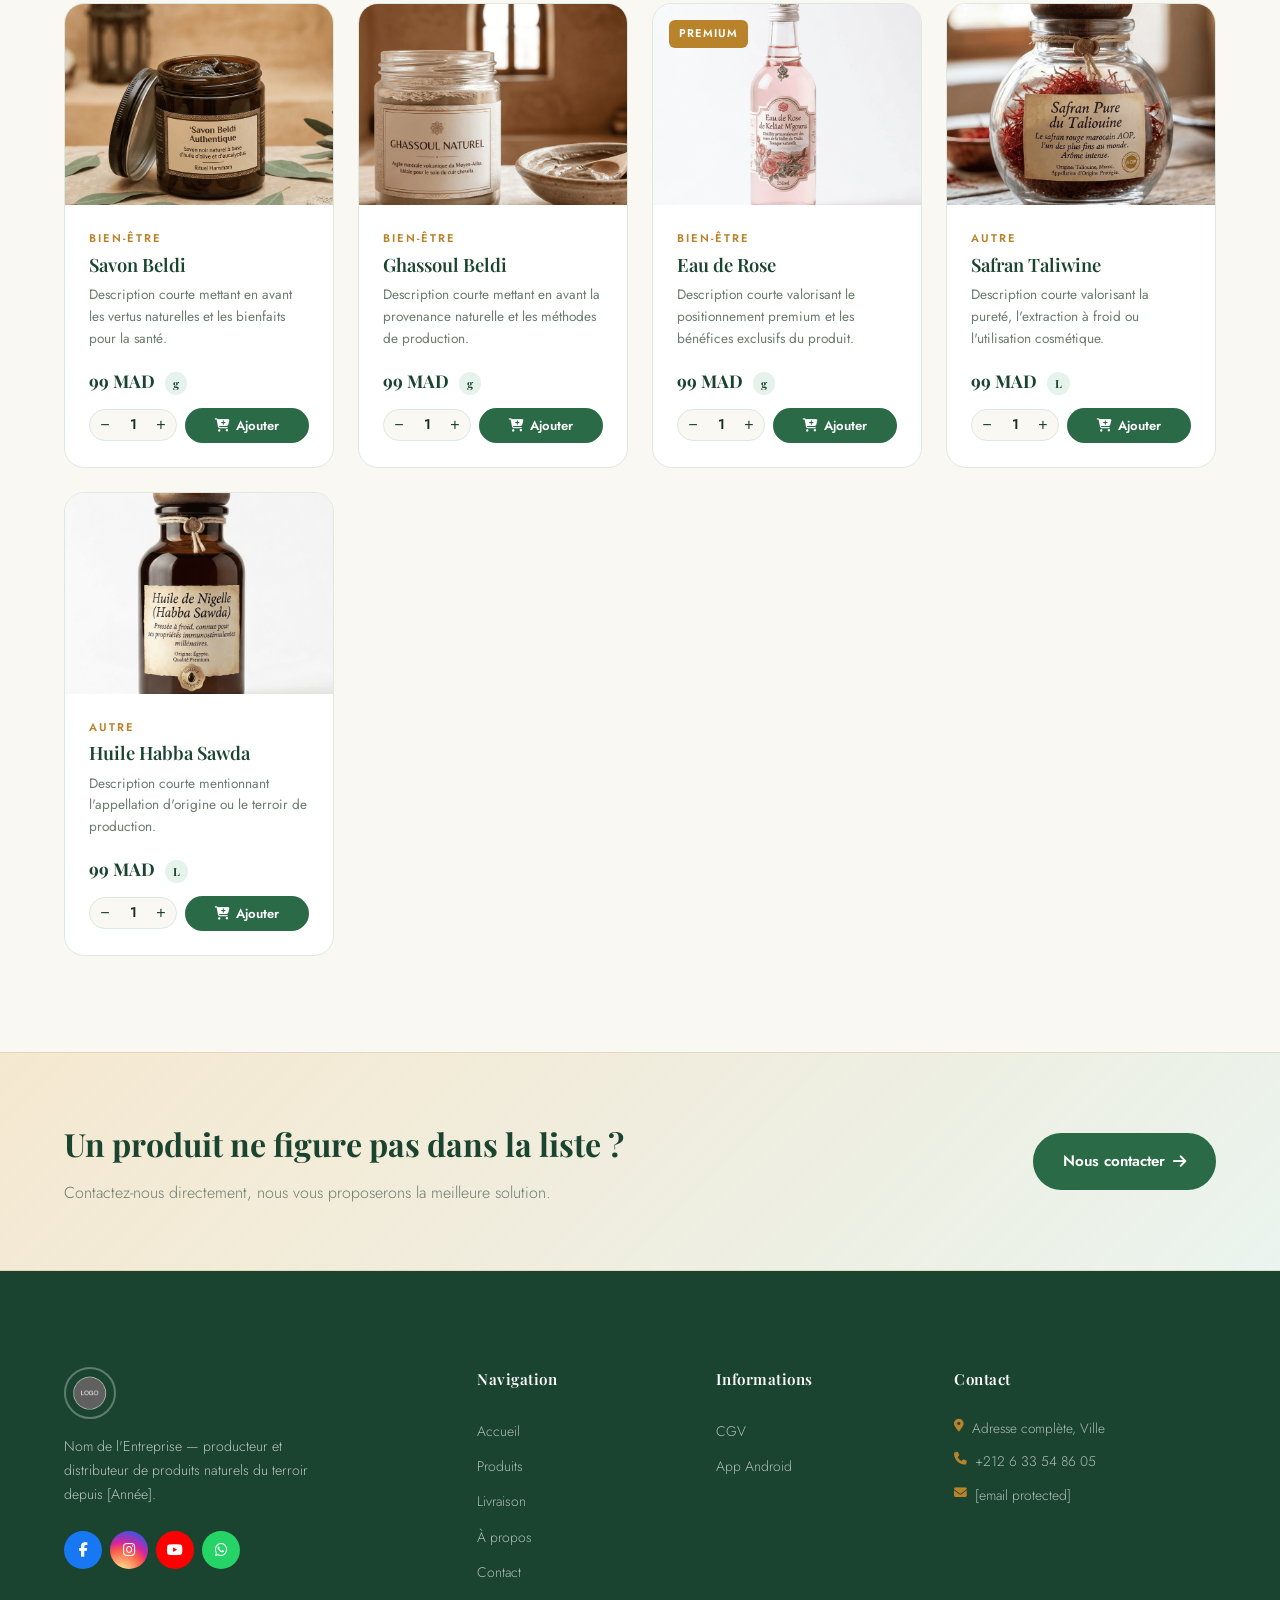
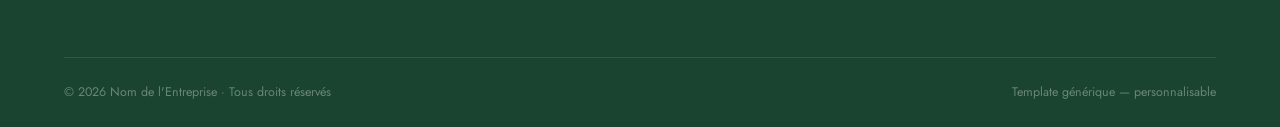
<file: produits.html>
<!DOCTYPE html>
<html lang="fr">
<head>
    <meta charset="UTF-8">
    <meta name="viewport" content="width=device-width, initial-scale=1.0">
    <title>Produits — Nom de l'Entreprise</title>
    <link href="https://fonts.googleapis.com/css2?family=Playfair+Display:ital,wght@0,400;0,600;0,700;1,400;1,600&family=Jost:wght@300;400;500;600&display=swap" rel="stylesheet">
    <link rel="stylesheet" href="https://cdnjs.cloudflare.com/ajax/libs/font-awesome/6.4.0/css/all.min.css">
    <link rel="stylesheet" href="style.css">

    <style>
        /* ================================================================
           PANIER — styles spécifiques à la page produits uniquement
           ================================================================ */

        /* --- Bouton panier flottant --- */
        .cart-fab {
            position: fixed;
            bottom: 28px;
            right: 28px;
            z-index: 500;
            display: flex;
            align-items: center;
            gap: 10px;
            background: var(--color-green-dark);
            color: #fff;
            border: none;
            border-radius: 50px;
            padding: 14px 22px;
            font-family: var(--font-body);
            font-size: 0.95rem;
            font-weight: 600;
            cursor: pointer;
            box-shadow: 0 8px 24px rgba(26,68,48,.35);
            transition: transform .25s, background .25s, opacity .25s;
            opacity: 0;
            pointer-events: none;
        }
        .cart-fab.visible { opacity: 1; pointer-events: auto; }
        .cart-fab:hover { background: var(--color-green); transform: translateY(-3px); }
        .cart-fab__badge {
            background: var(--color-gold);
            color: #fff;
            font-size: 0.72rem;
            font-weight: 700;
            min-width: 20px;
            height: 20px;
            border-radius: 10px;
            display: flex;
            align-items: center;
            justify-content: center;
            padding: 0 5px;
        }

        /* --- Overlay + Drawer --- */
        .cart-overlay {
            position: fixed;
            inset: 0;
            background: rgba(10,20,12,.45);
            z-index: 600;
            opacity: 0;
            pointer-events: none;
            transition: opacity .3s;
        }
        .cart-overlay.open { opacity: 1; pointer-events: auto; }

        .cart-drawer {
            position: fixed;
            top: 0;
            right: 0;
            bottom: 0;
            width: min(420px, 100vw);
            background: var(--color-cream);
            z-index: 700;
            display: flex;
            flex-direction: column;
            transform: translateX(100%);
            transition: transform .35s cubic-bezier(.25,.46,.45,.94);
            box-shadow: -8px 0 40px rgba(26,68,48,.15);
        }
        .cart-drawer.open { transform: translateX(0); }

        .cart-drawer__head {
            display: flex;
            align-items: center;
            justify-content: space-between;
            padding: 20px 24px;
            border-bottom: 1px solid var(--color-border);
            background: var(--color-white);
        }
        .cart-drawer__title {
            font-family: var(--font-display);
            font-size: 1.25rem;
            font-weight: 700;
            color: var(--color-green-dark);
            display: flex;
            align-items: center;
            gap: 10px;
        }
        .cart-drawer__title i { color: var(--color-green); }
        .cart-drawer__close {
            background: none;
            border: none;
            font-size: 1.1rem;
            color: var(--color-text-muted);
            cursor: pointer;
            width: 34px;
            height: 34px;
            border-radius: 50%;
            display: flex;
            align-items: center;
            justify-content: center;
            transition: background .2s;
        }
        .cart-drawer__close:hover { background: var(--color-green-light); color: var(--color-green-dark); }

        .cart-drawer__body { flex: 1; overflow-y: auto; padding: 16px 24px; }

        /* État vide */
        .cart-empty { text-align: center; padding: 60px 20px; color: var(--color-text-muted); }
        .cart-empty i { font-size: 3rem; color: var(--color-border); display: block; margin-bottom: 16px; }
        .cart-empty p { font-size: 0.9rem; font-weight: 300; }

        /* Ligne article */
        .cart-item {
            display: flex;
            align-items: center;
            gap: 12px;
            padding: 14px 0;
            border-bottom: 1px solid var(--color-border);
        }
        .cart-item:last-child { border-bottom: none; }
        .cart-item__info { flex: 1; min-width: 0; }
        .cart-item__name {
            font-size: 0.9rem;
            font-weight: 500;
            color: var(--color-green-dark);
            white-space: nowrap;
            overflow: hidden;
            text-overflow: ellipsis;
        }
        .cart-item__price {
            font-size: 0.8rem;
            color: var(--color-text-muted);
            font-weight: 300;
            margin-top: 2px;
        }
        .cart-item__qty {
            display: flex;
            align-items: center;
            gap: 6px;
            flex-shrink: 0;
        }
        .cart-item__qty-btn {
            width: 26px;
            height: 26px;
            border: 1px solid var(--color-border);
            background: var(--color-white);
            border-radius: 50%;
            font-size: 0.9rem;
            cursor: pointer;
            display: flex;
            align-items: center;
            justify-content: center;
            color: var(--color-green-dark);
            transition: background .2s, border-color .2s;
        }
        .cart-item__qty-btn:hover { background: var(--color-green-light); border-color: var(--color-green); }
        .cart-item__qty-val { font-size: 0.9rem; font-weight: 600; min-width: 20px; text-align: center; }
        .cart-item__remove {
            background: none; border: none; color: #ccc; cursor: pointer;
            font-size: 0.85rem; padding: 4px; transition: color .2s; flex-shrink: 0;
        }
        .cart-item__remove:hover { color: #e05555; }

        /* Pied du drawer */
        .cart-drawer__foot {
            padding: 20px 24px;
            border-top: 1px solid var(--color-border);
            background: var(--color-white);
        }
        .cart-total {
            display: flex;
            justify-content: space-between;
            align-items: center;
            margin-bottom: 6px;
        }
        .cart-total__label { font-size: 0.88rem; color: var(--color-text-muted); }
        .cart-total__amount { font-family: var(--font-display); font-size: 1.3rem; font-weight: 700; color: var(--color-green-dark); }
        .cart-total__note { font-size: 0.72rem; color: var(--color-text-muted); font-weight: 300; margin-bottom: 16px; line-height: 1.5; }
        .btn-cart-whatsapp { width: 100%; justify-content: center; font-size: 1rem; padding: 15px; }
        .btn-clear-cart {
            width: 100%; margin-top: 10px; background: none;
            border: 1px solid var(--color-border); color: var(--color-text-muted);
            border-radius: var(--radius-xl); padding: 9px; font-family: var(--font-body);
            font-size: 0.82rem; cursor: pointer; transition: background .2s, color .2s;
            display: flex; align-items: center; justify-content: center; gap: 6px;
        }
        .btn-clear-cart:hover { background: #fff0f0; color: #e05555; border-color: #f5b5b5; }

        /* --- Contrôles sur les cards --- */
        .product-card__actions {
            margin-top: 12px;
            display: flex;
            align-items: center;
            gap: 8px;
        }
        .qty-stepper {
            display: flex;
            align-items: center;
            border: 1px solid var(--color-border);
            border-radius: var(--radius-xl);
            overflow: hidden;
            background: var(--color-cream);
            flex-shrink: 0;
        }
        .qty-stepper__btn {
            width: 30px;
            height: 30px;
            background: none;
            border: none;
            font-size: 1rem;
            cursor: pointer;
            color: var(--color-green-dark);
            display: flex;
            align-items: center;
            justify-content: center;
            transition: background .2s;
        }
        .qty-stepper__btn:hover { background: var(--color-green-light); }
        .qty-stepper__val { min-width: 26px; text-align: center; font-size: 0.88rem; font-weight: 600; color: var(--color-text); }

        .btn-add-cart {
            flex: 1;
            display: flex;
            align-items: center;
            justify-content: center;
            gap: 6px;
            background: var(--color-green);
            color: #fff;
            border: none;
            border-radius: var(--radius-xl);
            padding: 8px 12px;
            font-family: var(--font-body);
            font-size: 0.82rem;
            font-weight: 600;
            cursor: pointer;
            transition: background .25s, transform .2s;
            white-space: nowrap;
        }
        .btn-add-cart:hover { background: var(--color-green-dark); transform: translateY(-1px); }
        .btn-add-cart.added { background: var(--color-gold); animation: pulse-add .3s ease; }
        @keyframes pulse-add {
            0%   { transform: scale(1); }
            50%  { transform: scale(1.07); }
            100% { transform: scale(1); }
        }

        /* --- Mobile : 2 produits par ligne (≤ 540px) --- */
        @media (max-width: 540px) {
            .products-grid--4 { grid-template-columns: repeat(2, 1fr) !important; }
            .product-card__body { padding: 10px; }
            .product-card__desc { display: none; }
            .product-card__actions { flex-direction: column; gap: 6px; }
            .qty-stepper { width: 100%; justify-content: center; }
            .btn-add-cart { width: 100%; font-size: 0.78rem; }
            .cart-fab { right: 50%; transform: translateX(50%); bottom: 20px; }
            .cart-fab.visible:hover { transform: translateX(50%) translateY(-3px); }
        }

        /* --- Badge unité sur les cards --- */
        .product-unit-badge {
            display: inline-flex;
            align-items: center;
            gap: 3px;
            background: var(--color-green-light);
            color: var(--color-green-dark);
            font-size: 0.7rem;
            font-weight: 700;
            padding: 2px 8px;
            border-radius: 20px;
            letter-spacing: 0.4px;
            margin-left: 6px;
            vertical-align: middle;
        }
    </style>
</head>
<body>

    <!-- ===== NAVIGATION ===== -->
    <nav class="nav">
        <div class="nav-inner">
            <a href="index.html" class="nav-brand">
                <img src="images/logo.png" alt="Logo" class="nav-logo-img">
                <div>
                    <span class="nav-brand-name">Nom de l'Entreprise</span>
                    <span class="nav-brand-tagline">Produits Naturels · Région</span>
                </div>
            </a>
            <button class="nav-toggle" id="navToggle" aria-label="Menu">
                <span></span><span></span><span></span>
            </button>
            <ul class="nav-links" id="navLinks">
                <li><a href="index.html" class="nav-link">Accueil</a></li>
                <li><a href="produits.html" class="nav-link active">Produits</a></li>
                <li><a href="livraison.html" class="nav-link">Livraison</a></li>
                <li><a href="apropos.html" class="nav-link">À propos</a></li>
                <li><a href="contact.html" class="nav-link">Contact</a></li>
                <li><a href="application.html" class="nav-link nav-link--app"><i class="fab fa-android"></i> App</a></li>
            </ul>
        </div>
    </nav>

    <!-- ===== PAGE HERO ===== -->
    <header class="page-hero">
        <p class="page-hero__eyebrow">Notre Sélection</p>
        <h1 class="page-hero__title">Notre <em>Catalogue</em></h1>
        <p class="page-hero__subtitle">Tous nos produits naturels, fabriqués selon des méthodes traditionnelles et respectant les normes sanitaires en vigueur.</p>
    </header>

    <!-- ===== CATALOGUE ===== -->
    <section class="section">
        <div class="container">

            <!-- Filtres -->
            <div class="filter-bar">
                <button class="filter-btn active" data-filter="all">Tout voir</button>
                <button class="filter-btn" data-filter="miel">Miel</button>
                <button class="filter-btn" data-filter="amlou">Amlou</button>
                <button class="filter-btn" data-filter="huile">Huile</button>
                <button class="filter-btn" data-filter="bienetre">Bien-être</button>
				<button class="filter-btn" data-filter="autre">Autre</button>
            </div>

            <!-- Grille Produits -->
            <div class="products-grid products-grid--4">

                <!-- Miel -->
                <article class="product-card" data-category="miel">
                    <div class="product-card__img-wrap">
                        <img src="images/Miel de Thym.webp" alt="Miel de Thym" class="product-card__img">
                        
                    </div>
                    <div class="product-card__body">
                        <p class="product-card__category">Miel</p>
                        <h3 class="product-card__name">Miel de Thym</h3>
                        <p class="product-card__desc">Description courte et percutante du produit. Mettre en avant la qualité ou l'origine.</p>
                        <div class="product-card__footer">
                            <span class="product-card__price">99 MAD <span class="product-unit-badge">Kg</span></span>
                        </div>
                        <div class="product-card__actions">
                            <div class="qty-stepper">
                                <button class="qty-stepper__btn qty-minus">−</button>
                                <span class="qty-stepper__val">1</span>
                                <button class="qty-stepper__btn qty-plus">+</button>
                            </div>
                            <button class="btn-add-cart" data-name="Nom du Produit A" data-price="99" data-unit="Kg">
                                <i class="fas fa-cart-plus"></i> Ajouter
                            </button>
                        </div>
                    </div>
                </article>

                <article class="product-card" data-category="miel">
                    <div class="product-card__img-wrap">
                        <img src="images/Miel de Sidr.webp" alt="Miel de Sidr" class="product-card__img">
                    </div>
                    <div class="product-card__body">
                        <p class="product-card__category">Miel</p>
                        <h3 class="product-card__name">Miel de Sidr</h3>
                        <p class="product-card__desc">Description courte soulignant les bienfaits et l'authenticité de ce produit naturel.</p>
                        <div class="product-card__footer">
                            <span class="product-card__price">99 MAD <span class="product-unit-badge">Kg</span></span>
                        </div>
                        <div class="product-card__actions">
                            <div class="qty-stepper">
                                <button class="qty-stepper__btn qty-minus">−</button>
                                <span class="qty-stepper__val">1</span>
                                <button class="qty-stepper__btn qty-plus">+</button>
                            </div>
                            <button class="btn-add-cart" data-name="Nom du Produit B" data-price="99" data-unit="Kg">
                                <i class="fas fa-cart-plus"></i> Ajouter
                            </button>
                        </div>
                    </div>
                </article>

                <article class="product-card" data-category="miel">
                    <div class="product-card__img-wrap">
                        <img src="images/Miel de Thym.webp" alt="Produit C" class="product-card__img">
                    </div>
                    <div class="product-card__body">
                        <p class="product-card__category">Miel</p>
                        <h3 class="product-card__name">Miel</h3>
                        <p class="product-card__desc">Description courte valorisant l'origine géographique ou les propriétés spécifiques.</p>
                        <div class="product-card__footer">
                            <span class="product-card__price">99 MAD <span class="product-unit-badge">Kg</span></span>
                        </div>
                        <div class="product-card__actions">
                            <div class="qty-stepper">
                                <button class="qty-stepper__btn qty-minus">−</button>
                                <span class="qty-stepper__val">1</span>
                                <button class="qty-stepper__btn qty-plus">+</button>
                            </div>
                            <button class="btn-add-cart" data-name="Nom du Produit C" data-price="99" data-unit="Kg">
                                <i class="fas fa-cart-plus"></i> Ajouter
                            </button>
                        </div>
                    </div>
                </article>

                <article class="product-card" data-category="miel">
                    <div class="product-card__img-wrap">
                        <img src="images/Miel de Thym.webp" alt="Produit D" class="product-card__img">
                        <span class="product-card__badge">Nouveau</span>
                    </div>
                    <div class="product-card__body">
                        <p class="product-card__category">Miel</p>
                        <h3 class="product-card__name">Miel de Thym</h3>
                        <p class="product-card__desc">Description courte mettant en avant une variante ou une saveur particulière du produit.</p>
                        <div class="product-card__footer">
                            <span class="product-card__price">99 MAD <span class="product-unit-badge">Kg</span></span>
                        </div>
                        <div class="product-card__actions">
                            <div class="qty-stepper">
                                <button class="qty-stepper__btn qty-minus">−</button>
                                <span class="qty-stepper__val">1</span>
                                <button class="qty-stepper__btn qty-plus">+</button>
                            </div>
                            <button class="btn-add-cart" data-name="Nom du Produit D" data-price="99" data-unit="Kg">
                                <i class="fas fa-cart-plus"></i> Ajouter
                            </button>
                        </div>
                    </div>
                </article>

                <!-- Amlou -->
                <article class="product-card" data-category="amlou">
                    <div class="product-card__img-wrap">
                        <img src="images/Amlou.webp" alt="Produit E" class="product-card__img">
                    </div>
                    <div class="product-card__body">
                        <p class="product-card__category">Amlou</p>
                        <h3 class="product-card__name">Amlou</h3>
                        <p class="product-card__desc">Description courte valorisant la recette artisanale et les ingrédients d'exception.</p>
                        <div class="product-card__footer">
                            <span class="product-card__price">99 MAD <span class="product-unit-badge">Kg</span></span>
                        </div>
                        <div class="product-card__actions">
                            <div class="qty-stepper">
                                <button class="qty-stepper__btn qty-minus">−</button>
                                <span class="qty-stepper__val">1</span>
                                <button class="qty-stepper__btn qty-plus">+</button>
                            </div>
                            <button class="btn-add-cart" data-name="Nom du Produit E" data-price="99" data-unit="Kg">
                                <i class="fas fa-cart-plus"></i> Ajouter
                            </button>
                        </div>
                    </div>
                </article>

                <article class="product-card" data-category="amlou">
                    <div class="product-card__img-wrap">
                        <img src="images/amlou.jpg" alt="Produit F" class="product-card__img">
                        <span class="product-card__badge">Artisanal</span>
                    </div>
                    <div class="product-card__body">
                        <p class="product-card__category">Amlou</p>
                        <h3 class="product-card__name">Nom du Produit F</h3>
                        <p class="product-card__desc">Description courte mettant en avant les ingrédients nobles et la préparation traditionnelle.</p>
                        <div class="product-card__footer">
                            <span class="product-card__price">99 MAD <span class="product-unit-badge">Kg</span></span>
                        </div>
                        <div class="product-card__actions">
                            <div class="qty-stepper">
                                <button class="qty-stepper__btn qty-minus">−</button>
                                <span class="qty-stepper__val">1</span>
                                <button class="qty-stepper__btn qty-plus">+</button>
                            </div>
                            <button class="btn-add-cart" data-name="Nom du Produit F" data-price="99" data-unit="Kg">
                                <i class="fas fa-cart-plus"></i> Ajouter
                            </button>
                        </div>
                    </div>
                </article>

                <!-- Huile -->
                <article class="product-card" data-category="huile">
                    <div class="product-card__img-wrap">
                        <img src="images/Huile dArgan Alime.webp" alt="Produit G" class="product-card__img">
                    </div>
                    <div class="product-card__body">
                        <p class="product-card__category">Huile</p>
                        <h3 class="product-card__name">Huile dArgan Alim</h3>
                        <p class="product-card__desc">Description courte valorisant la pureté, l'extraction à froid ou l'utilisation cosmétique.</p>
                        <div class="product-card__footer">
                            <span class="product-card__price">99 MAD <span class="product-unit-badge">L</span></span>
                        </div>
                        <div class="product-card__actions">
                            <div class="qty-stepper">
                                <button class="qty-stepper__btn qty-minus">−</button>
                                <span class="qty-stepper__val">1</span>
                                <button class="qty-stepper__btn qty-plus">+</button>
                            </div>
                            <button class="btn-add-cart" data-name="Nom du Produit G" data-price="99" data-unit="L">
                                <i class="fas fa-cart-plus"></i> Ajouter
                            </button>
                        </div>
                    </div>
                </article>

                <article class="product-card" data-category="huile">
                    <div class="product-card__img-wrap">
                        <img src="images/Huile dOlive.webp" alt="Produit H" class="product-card__img">
                    </div>
                    <div class="product-card__body">
                        <p class="product-card__category">Huile</p>
                        <h3 class="product-card__name">Huile dOlive</h3>
                        <p class="product-card__desc">Description courte mentionnant l'appellation d'origine ou le terroir de production.</p>
                        <div class="product-card__footer">
                            <span class="product-card__price">99 MAD <span class="product-unit-badge">L</span></span>
                        </div>
                        <div class="product-card__actions">
                            <div class="qty-stepper">
                                <button class="qty-stepper__btn qty-minus">−</button>
                                <span class="qty-stepper__val">1</span>
                                <button class="qty-stepper__btn qty-plus">+</button>
                            </div>
                            <button class="btn-add-cart" data-name="Nom du Produit H" data-price="99" data-unit="L">
                                <i class="fas fa-cart-plus"></i> Ajouter
                            </button>
                        </div>
                    </div>
                </article>

                <!-- Bien-être -->
                <article class="product-card" data-category="bienetre">
                    <div class="product-card__img-wrap">
                        <img src="images/Savon Beldi.webp" alt="Produit I" class="product-card__img">
                    </div>
                    <div class="product-card__body">
                        <p class="product-card__category">Bien-être</p>
                        <h3 class="product-card__name">Savon Beldi</h3>
                        <p class="product-card__desc">Description courte mettant en avant les vertus naturelles et les bienfaits pour la santé.</p>
                        <div class="product-card__footer">
                            <span class="product-card__price">99 MAD <span class="product-unit-badge">g</span></span>
                        </div>
                        <div class="product-card__actions">
                            <div class="qty-stepper">
                                <button class="qty-stepper__btn qty-minus">−</button>
                                <span class="qty-stepper__val">1</span>
                                <button class="qty-stepper__btn qty-plus">+</button>
                            </div>
                            <button class="btn-add-cart" data-name="Nom du Produit I" data-price="99" data-unit="g">
                                <i class="fas fa-cart-plus"></i> Ajouter
                            </button>
                        </div>
                    </div>
                </article>

                <article class="product-card" data-category="bienetre">
                    <div class="product-card__img-wrap">
                        <img src="images/Ghassoul.webp" alt="Produit J" class="product-card__img">
                    </div>
                    <div class="product-card__body">
                        <p class="product-card__category">Bien-être</p>
                        <h3 class="product-card__name">Ghassoul Beldi</h3>
                        <p class="product-card__desc">Description courte mettant en avant la provenance naturelle et les méthodes de production.</p>
                        <div class="product-card__footer">
                            <span class="product-card__price">99 MAD <span class="product-unit-badge">g</span></span>
                        </div>
                        <div class="product-card__actions">
                            <div class="qty-stepper">
                                <button class="qty-stepper__btn qty-minus">−</button>
                                <span class="qty-stepper__val">1</span>
                                <button class="qty-stepper__btn qty-plus">+</button>
                            </div>
                            <button class="btn-add-cart" data-name="Nom du Produit J" data-price="99" data-unit="g">
                                <i class="fas fa-cart-plus"></i> Ajouter
                            </button>
                        </div>
                    </div>
                </article>

                <article class="product-card" data-category="bienetre">
                    <div class="product-card__img-wrap">
                        <img src="images/Eau de Rose.webp" alt="Produit K" class="product-card__img">
                        <span class="product-card__badge">Premium</span>
                    </div>
                    <div class="product-card__body">
                        <p class="product-card__category">Bien-être</p>
                        <h3 class="product-card__name">Eau de Rose</h3>
                        <p class="product-card__desc">Description courte valorisant le positionnement premium et les bénéfices exclusifs du produit.</p>
                        <div class="product-card__footer">
                            <span class="product-card__price">99 MAD <span class="product-unit-badge">g</span></span>
                        </div>
                        <div class="product-card__actions">
                            <div class="qty-stepper">
                                <button class="qty-stepper__btn qty-minus">−</button>
                                <span class="qty-stepper__val">1</span>
                                <button class="qty-stepper__btn qty-plus">+</button>
                            </div>
                            <button class="btn-add-cart" data-name="Nom du Produit K" data-price="99" data-unit="g">
                                <i class="fas fa-cart-plus"></i> Ajouter
                            </button>
                        </div>
                    </div>
                </article>
				
	<!-- Autre -->
                <article class="product-card" data-category="autre">
                    <div class="product-card__img-wrap">
                        <img src="images/Safran.webp" alt="Produit G" class="product-card__img">
                    </div>
                    <div class="product-card__body">
                        <p class="product-card__category">Autre</p>
                        <h3 class="product-card__name">Safran Taliwine</h3>
                        <p class="product-card__desc">Description courte valorisant la pureté, l'extraction à froid ou l'utilisation cosmétique.</p>
                        <div class="product-card__footer">
                            <span class="product-card__price">99 MAD <span class="product-unit-badge">L</span></span>
                        </div>
                        <div class="product-card__actions">
                            <div class="qty-stepper">
                                <button class="qty-stepper__btn qty-minus">−</button>
                                <span class="qty-stepper__val">1</span>
                                <button class="qty-stepper__btn qty-plus">+</button>
                            </div>
                            <button class="btn-add-cart" data-name="Nom du Produit G" data-price="99" data-unit="L">
                                <i class="fas fa-cart-plus"></i> Ajouter
                            </button>
                        </div>
                    </div>
                </article>

                <article class="product-card" data-category="huile">
                    <div class="product-card__img-wrap">
                        <img src="images/Huile Habba Sawda.webp" alt="Produit H" class="product-card__img">
                    </div>
                    <div class="product-card__body">
                        <p class="product-card__category">Autre</p>
                        <h3 class="product-card__name">Huile Habba Sawda</h3>
                        <p class="product-card__desc">Description courte mentionnant l'appellation d'origine ou le terroir de production.</p>
                        <div class="product-card__footer">
                            <span class="product-card__price">99 MAD <span class="product-unit-badge">L</span></span>
                        </div>
                        <div class="product-card__actions">
                            <div class="qty-stepper">
                                <button class="qty-stepper__btn qty-minus">−</button>
                                <span class="qty-stepper__val">1</span>
                                <button class="qty-stepper__btn qty-plus">+</button>
                            </div>
                            <button class="btn-add-cart" data-name="Nom du Produit H" data-price="99" data-unit="L">
                                <i class="fas fa-cart-plus"></i> Ajouter
                            </button>
                        </div>
                    </div>
                </article>

            </div><!-- /products-grid -->
        </div>
    </section>

    <!-- ===== CTA ===== -->
    <section class="cta-banner">
        <div class="container">
            <div class="cta-banner__inner">
                <div>
                    <h2 class="cta-banner__title">Un produit ne figure pas dans la liste ?</h2>
                    <p class="cta-banner__text">Contactez-nous directement, nous vous proposerons la meilleure solution.</p>
                </div>
                <a href="contact.html" class="btn btn--primary">Nous contacter <i class="fas fa-arrow-right"></i></a>
            </div>
        </div>
    </section>

    <!-- ===== FOOTER ===== -->
    <footer class="footer">
        <div class="container">
            <div class="footer-grid">
                <div class="footer-brand">
                    <img src="images/logo.png" alt="Logo" class="footer-logo">
                    <p>Nom de l'Entreprise — producteur et distributeur de produits naturels du terroir depuis [Année].</p>
                    <div class="social-links">
                        <a href="#" class="social-link social-link--fb" aria-label="Facebook"><i class="fab fa-facebook-f"></i></a>
                        <a href="#" class="social-link social-link--ig" aria-label="Instagram"><i class="fab fa-instagram"></i></a>
                        <a href="#" class="social-link social-link--yt" aria-label="YouTube"><i class="fab fa-youtube"></i></a>
                        <a href="#" class="social-link social-link--wa" aria-label="WhatsApp"><i class="fab fa-whatsapp"></i></a>
                    </div>
                </div>
                <div class="footer-col">
                    <h4 class="footer-col__title">Navigation</h4>
                    <ul class="footer-col__links">
                        <li><a href="index.html">Accueil</a></li>
                        <li><a href="produits.html">Produits</a></li>
                        <li><a href="livraison.html">Livraison</a></li>
                        <li><a href="apropos.html">À propos</a></li>
                        <li><a href="contact.html">Contact</a></li>
                    </ul>
                </div>
                <div class="footer-col">
                    <h4 class="footer-col__title">Informations</h4>
                    <ul class="footer-col__links">
                        <li><a href="cgv.html">CGV</a></li>
                        <li><a href="application.html">App Android</a></li>
                    </ul>
                </div>
                <div class="footer-col">
                    <h4 class="footer-col__title">Contact</h4>
                    <ul class="footer-col__links footer-col__links--contact">
                        <li><i class="fas fa-map-marker-alt"></i> Adresse complète, Ville</li>
                        <li><i class="fas fa-phone"></i> <a href="tel:+212633548605">+212 6 33 54 86 05</a></li>
                        <li><i class="fas fa-envelope"></i> <a href="/cdn-cgi/l/email-protection#167579786277756256737862647366647f65733875797b"><span class="__cf_email__" data-cfemail="60030f0e1401031420050e14120510120913054e030f0d">[email&#160;protected]</span></a></li>
                    </ul>
                </div>
            </div>
            <div class="footer-bottom">
                <p>© 2026 Nom de l'Entreprise · Tous droits réservés</p>
                <p>Template générique — personnalisable</p>
            </div>
        </div>
    </footer>

    <!-- ===== BOUTON PANIER FLOTTANT ===== -->
    <button class="cart-fab" id="cartFab" aria-label="Voir le panier">
        <i class="fas fa-shopping-basket"></i>
        <span>Mon panier</span>
        <span class="cart-fab__badge" id="cartFabBadge">0</span>
    </button>

    <!-- ===== OVERLAY ===== -->
    <div class="cart-overlay" id="cartOverlay"></div>

    <!-- ===== DRAWER PANIER ===== -->
    <aside class="cart-drawer" id="cartDrawer" aria-label="Panier">
        <div class="cart-drawer__head">
            <span class="cart-drawer__title"><i class="fas fa-shopping-basket"></i> Mon Panier</span>
            <button class="cart-drawer__close" id="cartClose" aria-label="Fermer">
                <i class="fas fa-times"></i>
            </button>
        </div>
        <div class="cart-drawer__body" id="cartBody"></div>
        <div class="cart-drawer__foot" id="cartFoot" style="display:none;">
            <div class="cart-total">
                <span class="cart-total__label">Sous-total</span>
                <span class="cart-total__amount" id="cartTotal">0 MAD</span>
            </div>
            <div class="cart-total" style="margin-top:6px;">
                <span class="cart-total__label"><i class="fas fa-truck" style="margin-right:5px;font-size:0.8rem;"></i>Livraison</span>
                <span class="cart-total__amount" id="cartShipping" style="font-size:1rem;">—</span>
            </div>
            <div class="cart-total" style="margin-top:8px; padding-top:8px; border-top:1px solid var(--color-border);">
                <span class="cart-total__label" style="font-weight:600;color:var(--color-green-dark);">Total TTC</span>
                <span class="cart-total__amount" id="cartGrandTotal" style="font-size:1.4rem;">0 MAD</span>
            </div>
            <p class="cart-total__note" id="cartShippingNote" style="margin-top:8px;">Livraison offerte dès 499 MAD</p>
            <button class="btn btn--whatsapp btn-cart-whatsapp" id="btnCartWhatsapp">
                <i class="fab fa-whatsapp"></i> Passer la commande via WhatsApp
            </button>
            <button class="btn-clear-cart" id="btnClearCart">
                <i class="fas fa-trash-alt"></i> Vider le panier
            </button>
        </div>
    </aside>

    <script src="main.js"></script>
</body>
</html>
</file>
<file: style.css>
/* ==========================================================================
   TEMPLATE GÉNÉRIQUE — STYLE.CSS
   Design : Artisan Raffiné
   Typographie : Playfair Display (titres) + Jost (corps)
   ========================================================================== */

/* --------------------------------------------------------------------------
   1. VARIABLES & RESET
   -------------------------------------------------------------------------- */
:root {
    /* Palette */
    --color-green:        #2a6a47;
    --color-green-light:  #e6f2ec;
    --color-green-dark:   #1a4430;
    --color-gold:         #b8832a;
    --color-gold-light:   #f5e8d0;
    --color-cream:        #faf8f3;
    --color-cream-dark:   #f2ede3;
    --color-white:        #ffffff;
    --color-text:         #1e2d22;
    --color-text-muted:   #6b7c6e;
    --color-border:       #dde8e1;
    --color-shadow:       rgba(26, 68, 48, 0.10);

    /* Typography */
    --font-display: 'Playfair Display', Georgia, serif;
    --font-body:    'Jost', system-ui, sans-serif;

    /* Spacing */
    --space-xs:   4px;
    --space-sm:   8px;
    --space-md:   16px;
    --space-lg:   24px;
    --space-xl:   40px;
    --space-2xl:  64px;
    --space-3xl:  96px;

    /* Radius */
    --radius-sm:  6px;
    --radius-md:  12px;
    --radius-lg:  20px;
    --radius-xl:  32px;

    /* Transitions */
    --transition: 0.25s ease;
    --transition-slow: 0.45s cubic-bezier(0.25, 0.46, 0.45, 0.94);

    /* Layout */
    --max-width: 1200px;
    --nav-height: 72px;
}

*, *::before, *::after { margin: 0; padding: 0; box-sizing: border-box; }

html { scroll-behavior: smooth; font-size: 16px; }

body {
    font-family: var(--font-body);
    background-color: var(--color-cream);
    color: var(--color-text);
    line-height: 1.7;
    -webkit-font-smoothing: antialiased;
}

img { display: block; max-width: 100%; height: auto; }
a  { color: inherit; text-decoration: none; }
ul { list-style: none; }

/* --------------------------------------------------------------------------
   2. LAYOUT UTILITIES
   -------------------------------------------------------------------------- */
.container {
    width: 100%;
    max-width: var(--max-width);
    margin-inline: auto;
    padding-inline: var(--space-lg);
}

.section {
    padding-block: var(--space-3xl);
}

.section--alt {
    background-color: var(--color-cream-dark);
}

.section-header {
    text-align: center;
    max-width: 600px;
    margin-inline: auto;
    margin-bottom: var(--space-2xl);
}

.section-eyebrow {
    font-family: var(--font-body);
    font-size: 0.75rem;
    font-weight: 600;
    letter-spacing: 3px;
    text-transform: uppercase;
    color: var(--color-gold);
    margin-bottom: var(--space-sm);
}

.section-title {
    font-family: var(--font-display);
    font-size: clamp(1.8rem, 4vw, 2.8rem);
    font-weight: 700;
    color: var(--color-green-dark);
    line-height: 1.2;
    margin-bottom: var(--space-md);
}

.section-title em {
    font-style: italic;
    color: var(--color-gold);
}

.section-desc {
    color: var(--color-text-muted);
    font-size: 1.05rem;
    font-weight: 300;
}

.section-cta {
    text-align: center;
    margin-top: var(--space-xl);
}

/* --------------------------------------------------------------------------
   3. NAVIGATION
   -------------------------------------------------------------------------- */
.nav {
    position: sticky;
    top: 0;
    z-index: 1000;
    height: var(--nav-height);
    background: rgba(250, 248, 243, 0.94);
    backdrop-filter: blur(20px);
    -webkit-backdrop-filter: blur(20px);
    border-bottom: 1px solid var(--color-border);
}

.nav-inner {
    display: flex;
    align-items: center;
    justify-content: space-between;
    height: 100%;
    max-width: var(--max-width);
    margin-inline: auto;
    padding-inline: var(--space-lg);
    gap: var(--space-lg);
}

.nav-brand {
    display: flex;
    align-items: center;
    gap: var(--space-md);
    flex-shrink: 0;
}

.nav-logo-img {
    width: 44px;
    height: 44px;
    border-radius: 50%;
    border: 2px solid var(--color-green);
    object-fit: cover;
}

.nav-brand-name {
    display: block;
    font-family: var(--font-display);
    font-size: 1.35rem;
    font-weight: 600;
    color: var(--color-green-dark);
    line-height: 1.1;
}

.nav-brand-tagline {
    display: block;
    font-size: 0.6rem;
    font-weight: 500;
    letter-spacing: 1.8px;
    text-transform: uppercase;
    color: var(--color-text-muted);
}

.nav-links {
    display: flex;
    align-items: center;
    gap: var(--space-sm);
}

.nav-link {
    font-size: 0.9rem;
    font-weight: 500;
    color: var(--color-text-muted);
    padding: var(--space-xs) var(--space-md);
    border-radius: var(--radius-sm);
    transition: color var(--transition), background var(--transition);
}

.nav-link:hover,
.nav-link.active {
    color: var(--color-green);
    background: var(--color-green-light);
}

.nav-link--app {
    background: var(--color-green-dark);
    color: var(--color-white) !important;
    border-radius: var(--radius-sm);
    padding: var(--space-xs) var(--space-md);
    gap: var(--space-xs);
    font-size: 0.85rem;
}

.nav-link--app:hover {
    background: var(--color-green) !important;
    color: var(--color-white) !important;
}

/* Mobile nav toggle */
.nav-toggle {
    display: none;
    flex-direction: column;
    gap: 5px;
    background: none;
    border: none;
    cursor: pointer;
    padding: var(--space-sm);
}

.nav-toggle span {
    display: block;
    width: 22px;
    height: 2px;
    background: var(--color-green-dark);
    border-radius: 2px;
    transition: transform var(--transition), opacity var(--transition);
}

@media (max-width: 860px) {
    .nav-toggle { display: flex; }

    .nav-links {
        position: absolute;
        top: var(--nav-height);
        left: 0;
        right: 0;
        flex-direction: column;
        align-items: stretch;
        background: var(--color-white);
        border-bottom: 1px solid var(--color-border);
        padding: var(--space-md);
        gap: var(--space-xs);
        box-shadow: 0 8px 24px var(--color-shadow);
        transform: translateY(-10px);
        opacity: 0;
        pointer-events: none;
        transition: opacity var(--transition), transform var(--transition);
    }

    .nav-links.is-open {
        transform: translateY(0);
        opacity: 1;
        pointer-events: auto;
    }

    .nav-link {
        padding: 12px var(--space-md);
    }

    .nav-link--app {
        text-align: center;
    }
}

/* --------------------------------------------------------------------------
   4. BUTTONS
   -------------------------------------------------------------------------- */
.btn {
    display: inline-flex;
    align-items: center;
    gap: var(--space-sm);
    font-family: var(--font-body);
    font-size: 0.95rem;
    font-weight: 600;
    padding: 14px 28px;
    border-radius: var(--radius-xl);
    border: 2px solid transparent;
    cursor: pointer;
    transition: all var(--transition);
    white-space: nowrap;
}

.btn--primary {
    background: var(--color-green);
    color: var(--color-white);
    border-color: var(--color-green);
}

.btn--primary:hover {
    background: var(--color-green-dark);
    border-color: var(--color-green-dark);
    transform: translateY(-2px);
    box-shadow: 0 8px 20px rgba(42, 106, 71, 0.35);
}

.btn--ghost {
    background: transparent;
    color: var(--color-green-dark);
    border-color: var(--color-green-dark);
}

.btn--ghost:hover {
    background: var(--color-green-dark);
    color: var(--color-white);
    transform: translateY(-2px);
}

.btn--outline {
    background: transparent;
    color: var(--color-green);
    border-color: var(--color-green);
}

.btn--outline:hover {
    background: var(--color-green);
    color: var(--color-white);
    transform: translateY(-2px);
}

.btn--gold {
    background: var(--color-gold);
    color: var(--color-white);
    border-color: var(--color-gold);
}

.btn--gold:hover {
    background: #9a6d22;
    border-color: #9a6d22;
    transform: translateY(-2px);
    box-shadow: 0 8px 20px rgba(184, 131, 42, 0.35);
}

.btn--whatsapp {
    background: #25D366;
    color: var(--color-white);
    border-color: #25D366;
    font-size: 1rem;
}

.btn--whatsapp:hover {
    background: #1ea854;
    border-color: #1ea854;
    transform: translateY(-2px);
    box-shadow: 0 8px 20px rgba(37, 211, 102, 0.35);
}

.btn--sm {
    font-size: 0.8rem;
    padding: 8px 18px;
    border-radius: var(--radius-lg);
}

/* --------------------------------------------------------------------------
   5. HERO
   -------------------------------------------------------------------------- */
.hero {
    position: relative;
    min-height: calc(90vh - var(--nav-height));
    display: grid;
    grid-template-columns: 1fr 1fr;
    align-items: center;
    gap: var(--space-xl);
    max-width: var(--max-width);
    margin-inline: auto;
    padding: var(--space-3xl) var(--space-lg);
    overflow: hidden;
}

.hero-bg {
    position: absolute;
    inset: 0;
    background:
        radial-gradient(ellipse 60% 80% at 90% 50%, rgba(230, 242, 236, 0.5) 0%, transparent 70%),
        radial-gradient(ellipse 40% 60% at 10% 80%, rgba(245, 232, 208, 0.4) 0%, transparent 60%);
    z-index: -1;
}

.hero-eyebrow {
    font-size: 0.72rem;
    font-weight: 600;
    letter-spacing: 3.5px;
    text-transform: uppercase;
    color: var(--color-gold);
    margin-bottom: var(--space-md);
}

.hero-title {
    font-family: var(--font-display);
    font-size: clamp(2.2rem, 5vw, 4rem);
    font-weight: 700;
    line-height: 1.1;
    color: var(--color-green-dark);
    margin-bottom: var(--space-lg);
}

.hero-title em {
    font-style: italic;
    color: var(--color-gold);
}

.hero-subtitle {
    font-size: 1.1rem;
    font-weight: 300;
    color: var(--color-text-muted);
    max-width: 480px;
    margin-bottom: var(--space-xl);
    line-height: 1.8;
}

.hero-actions {
    display: flex;
    flex-wrap: wrap;
    gap: var(--space-md);
}

.hero-visual {
    display: flex;
    justify-content: center;
    align-items: center;
}

.hero-img-wrap {
    position: relative;
    width: min(460px, 100%);
    aspect-ratio: 4/5;
    border-radius: var(--radius-xl);
    overflow: hidden;
    box-shadow: 0 30px 60px rgba(26, 68, 48, 0.2);
}

.hero-img {
    width: 100%;
    height: 100%;
    object-fit: cover;
    transition: transform 0.6s ease;
}

.hero-img-wrap:hover .hero-img {
    transform: scale(1.04);
}

.hero-badge {
    position: absolute;
    bottom: var(--space-lg);
    left: var(--space-lg);
    display: flex;
    align-items: center;
    gap: var(--space-sm);
    background: rgba(250, 248, 243, 0.95);
    backdrop-filter: blur(10px);
    border-radius: var(--radius-lg);
    padding: var(--space-sm) var(--space-md);
    font-size: 0.85rem;
    font-weight: 600;
    color: var(--color-green-dark);
    box-shadow: 0 4px 12px rgba(26, 68, 48, 0.1);
}

.hero-badge i {
    color: var(--color-green);
    font-size: 1rem;
}

@media (max-width: 768px) {
    .hero {
        grid-template-columns: 1fr;
        text-align: center;
        padding: var(--space-2xl) var(--space-lg);
    }
    .hero-subtitle { margin-inline: auto; }
    .hero-actions { justify-content: center; }
    .hero-visual { order: -1; }
    .hero-img-wrap { aspect-ratio: 16/10; max-width: 380px; }
}

/* --------------------------------------------------------------------------
   6. FEATURES STRIP
   -------------------------------------------------------------------------- */
.features-strip {
    background: var(--color-green-dark);
    padding-block: var(--space-xl);
}

.features-grid {
    display: grid;
    grid-template-columns: repeat(4, 1fr);
    gap: var(--space-lg);
}

.feature-item {
    display: flex;
    align-items: center;
    gap: var(--space-md);
    color: rgba(255,255,255,0.9);
}

.feature-icon {
    width: 48px;
    height: 48px;
    border-radius: 50%;
    background: rgba(255,255,255,0.12);
    display: flex;
    align-items: center;
    justify-content: center;
    font-size: 1.2rem;
    color: #a8d5b5;
    flex-shrink: 0;
}

.feature-item strong {
    display: block;
    font-size: 0.9rem;
    font-weight: 600;
    color: var(--color-white);
}

.feature-item span {
    display: block;
    font-size: 0.78rem;
    font-weight: 300;
    color: rgba(255,255,255,0.6);
}

@media (max-width: 900px) {
    .features-grid { grid-template-columns: repeat(2, 1fr); }
}

@media (max-width: 500px) {
    .features-grid { grid-template-columns: 1fr; }
}

/* --------------------------------------------------------------------------
   7. PRODUCT CARDS
   -------------------------------------------------------------------------- */
.products-grid {
    display: grid;
    gap: var(--space-lg);
}

.products-grid--3 { grid-template-columns: repeat(3, 1fr); }
.products-grid--4 { grid-template-columns: repeat(4, 1fr); }
.products-grid--2 { grid-template-columns: repeat(2, 1fr); }

@media (max-width: 1024px) {
    .products-grid--4 { grid-template-columns: repeat(2, 1fr); }
}

@media (max-width: 768px) {
    .products-grid--3 { grid-template-columns: repeat(2, 1fr); }
}

@media (max-width: 540px) {
    .products-grid--3,
    .products-grid--4,
    .products-grid--2 { grid-template-columns: 1fr; }
}

.product-card {
    background: var(--color-white);
    border-radius: var(--radius-lg);
    overflow: hidden;
    border: 1px solid var(--color-border);
    transition: transform var(--transition), box-shadow var(--transition);
}

.product-card:hover {
    transform: translateY(-6px);
    box-shadow: 0 20px 40px var(--color-shadow);
}

.product-card__img-wrap {
    position: relative;
    aspect-ratio: 4/3;
    overflow: hidden;
    background: var(--color-cream-dark);
}

.product-card__img {
    width: 100%;
    height: 100%;
    object-fit: cover;
    transition: transform 0.5s ease;
}

.product-card:hover .product-card__img {
    transform: scale(1.06);
}

.product-card__badge {
    position: absolute;
    top: var(--space-md);
    left: var(--space-md);
    background: var(--color-gold);
    color: var(--color-white);
    font-size: 0.7rem;
    font-weight: 600;
    letter-spacing: 1px;
    text-transform: uppercase;
    padding: 4px 10px;
    border-radius: var(--radius-sm);
}

.product-card__body {
    padding: var(--space-lg);
}

.product-card__category {
    font-size: 0.7rem;
    font-weight: 600;
    letter-spacing: 2px;
    text-transform: uppercase;
    color: var(--color-gold);
    margin-bottom: var(--space-xs);
}

.product-card__name {
    font-family: var(--font-display);
    font-size: 1.15rem;
    font-weight: 600;
    color: var(--color-green-dark);
    margin-bottom: var(--space-sm);
    line-height: 1.3;
}

.product-card__desc {
    font-size: 0.85rem;
    color: var(--color-text-muted);
    line-height: 1.6;
    margin-bottom: var(--space-md);
}

.product-card__footer {
    display: flex;
    align-items: center;
    justify-content: space-between;
    gap: var(--space-sm);
}

.product-card__price {
    font-family: var(--font-display);
    font-size: 1.1rem;
    font-weight: 700;
    color: var(--color-green-dark);
}

/* --------------------------------------------------------------------------
   8. CTA BANNER
   -------------------------------------------------------------------------- */
.cta-banner {
    background: linear-gradient(135deg, var(--color-gold-light) 0%, rgba(230, 242, 236, 0.8) 100%);
    padding-block: var(--space-2xl);
    border-top: 1px solid rgba(184, 131, 42, 0.2);
    border-bottom: 1px solid rgba(184, 131, 42, 0.2);
}

.cta-banner__inner {
    display: flex;
    align-items: center;
    justify-content: space-between;
    gap: var(--space-xl);
    flex-wrap: wrap;
}

.cta-banner__title {
    font-family: var(--font-display);
    font-size: clamp(1.4rem, 3vw, 2rem);
    font-weight: 700;
    color: var(--color-green-dark);
    margin-bottom: var(--space-sm);
}

.cta-banner__text {
    color: var(--color-text-muted);
    font-size: 1rem;
    font-weight: 300;
}

@media (max-width: 600px) {
    .cta-banner__inner { flex-direction: column; text-align: center; }
}

/* --------------------------------------------------------------------------
   9. TESTIMONIALS
   -------------------------------------------------------------------------- */
.testimonials-grid {
    display: grid;
    grid-template-columns: repeat(3, 1fr);
    gap: var(--space-lg);
}

.testimonial-card {
    background: var(--color-white);
    border-radius: var(--radius-lg);
    padding: var(--space-xl);
    border: 1px solid var(--color-border);
    position: relative;
}

.testimonial-card::before {
    content: '"';
    font-family: var(--font-display);
    font-size: 5rem;
    color: var(--color-green-light);
    line-height: 1;
    position: absolute;
    top: var(--space-md);
    left: var(--space-lg);
    pointer-events: none;
}

.testimonial-stars {
    color: var(--color-gold);
    font-size: 0.9rem;
    margin-bottom: var(--space-md);
}

.testimonial-text {
    font-size: 0.9rem;
    color: var(--color-text-muted);
    line-height: 1.75;
    font-style: italic;
    margin-bottom: var(--space-md);
}

.testimonial-author {
    font-size: 0.8rem;
    font-weight: 600;
    color: var(--color-green-dark);
}

@media (max-width: 768px) {
    .testimonials-grid { grid-template-columns: 1fr; }
}

/* --------------------------------------------------------------------------
   10. SOCIAL LINKS
   -------------------------------------------------------------------------- */
.social-links {
    display: flex;
    gap: var(--space-sm);
    margin-top: var(--space-lg);
}

.social-link {
    width: 38px;
    height: 38px;
    border-radius: 50%;
    display: flex;
    align-items: center;
    justify-content: center;
    color: var(--color-white);
    font-size: 0.9rem;
    transition: transform var(--transition), box-shadow var(--transition);
}

.social-link:hover { transform: scale(1.15); box-shadow: 0 4px 12px rgba(0,0,0,0.2); }
.social-link--fb { background: #1877F2; }
.social-link--ig { background: radial-gradient(circle at 30% 107%, #fdf497 0%, #fd5949 45%, #d6249f 60%, #285AEB 90%); }
.social-link--yt { background: #FF0000; }
.social-link--wa { background: #25D366; }

/* --------------------------------------------------------------------------
   11. FOOTER
   -------------------------------------------------------------------------- */
.footer {
    background: var(--color-green-dark);
    color: rgba(255,255,255,0.7);
    padding-top: var(--space-3xl);
}

.footer-grid {
    display: grid;
    grid-template-columns: 2fr 1fr 1fr 1.5fr;
    gap: var(--space-2xl);
    padding-bottom: var(--space-2xl);
    border-bottom: 1px solid rgba(255,255,255,0.1);
}

.footer-logo {
    width: 52px;
    height: 52px;
    border-radius: 50%;
    border: 2px solid rgba(255,255,255,0.3);
    object-fit: cover;
    margin-bottom: var(--space-md);
}

.footer-brand p {
    font-size: 0.88rem;
    line-height: 1.7;
    font-weight: 300;
    max-width: 280px;
}

.footer-col__title {
    font-family: var(--font-display);
    font-size: 0.95rem;
    font-weight: 600;
    color: var(--color-white);
    margin-bottom: var(--space-lg);
    letter-spacing: 0.5px;
}

.footer-col__links li {
    margin-bottom: var(--space-sm);
}

.footer-col__links a {
    font-size: 0.87rem;
    font-weight: 300;
    color: rgba(255,255,255,0.65);
    transition: color var(--transition);
}

.footer-col__links a:hover { color: rgba(255,255,255,1); }

.footer-col__links--contact li {
    display: flex;
    gap: var(--space-sm);
    align-items: flex-start;
    font-size: 0.85rem;
    font-weight: 300;
    color: rgba(255,255,255,0.65);
    margin-bottom: 10px;
}

.footer-col__links--contact i {
    color: var(--color-gold);
    margin-top: 3px;
    flex-shrink: 0;
    font-size: 0.8rem;
}

.footer-col__links--contact a {
    color: rgba(255,255,255,0.65);
}

.footer-col__links--contact a:hover { color: var(--color-white); }

.footer-bottom {
    display: flex;
    justify-content: space-between;
    align-items: center;
    padding-block: var(--space-lg);
    font-size: 0.78rem;
    color: rgba(255,255,255,0.35);
    flex-wrap: wrap;
    gap: var(--space-sm);
}

@media (max-width: 900px) {
    .footer-grid { grid-template-columns: 1fr 1fr; }
}

@media (max-width: 500px) {
    .footer-grid { grid-template-columns: 1fr; }
    .footer-bottom { flex-direction: column; text-align: center; }
}

/* --------------------------------------------------------------------------
   12. PAGE HERO (Inner pages)
   -------------------------------------------------------------------------- */
.page-hero {
    background: linear-gradient(135deg, var(--color-green-dark) 0%, var(--color-green) 100%);
    padding: var(--space-3xl) var(--space-lg);
    text-align: center;
    color: var(--color-white);
    position: relative;
    overflow: hidden;
}

.page-hero::before {
    content: '';
    position: absolute;
    inset: 0;
    background: url("data:image/svg+xml,%3Csvg width='60' height='60' viewBox='0 0 60 60' xmlns='http://www.w3.org/2000/svg'%3E%3Cg fill='none' fill-rule='evenodd'%3E%3Cg fill='%23ffffff' fill-opacity='0.04'%3E%3Cpath d='M36 34v-4h-2v4h-4v2h4v4h2v-4h4v-2h-4zm0-30V0h-2v4h-4v2h4v4h2V6h4V4h-4zM6 34v-4H4v4H0v2h4v4h2v-4h4v-2H6zM6 4V0H4v4H0v2h4v4h2V6h4V4H6z'/%3E%3C/g%3E%3C/g%3E%3C/svg%3E");
    pointer-events: none;
}

.page-hero__eyebrow {
    font-size: 0.7rem;
    font-weight: 600;
    letter-spacing: 3px;
    text-transform: uppercase;
    color: rgba(255,255,255,0.6);
    margin-bottom: var(--space-sm);
}

.page-hero__title {
    font-family: var(--font-display);
    font-size: clamp(2rem, 5vw, 3.2rem);
    font-weight: 700;
    line-height: 1.2;
    margin-bottom: var(--space-md);
}

.page-hero__title em {
    font-style: italic;
    color: rgba(245, 232, 208, 0.9);
}

.page-hero__subtitle {
    font-size: 1.05rem;
    font-weight: 300;
    color: rgba(255,255,255,0.75);
    max-width: 560px;
    margin-inline: auto;
    line-height: 1.75;
}

/* --------------------------------------------------------------------------
   13. DELIVERY PAGE
   -------------------------------------------------------------------------- */
.delivery-grid {
    display: grid;
    grid-template-columns: repeat(2, 1fr);
    gap: var(--space-lg);
    margin-bottom: var(--space-xl);
}

.delivery-card {
    background: var(--color-white);
    border-radius: var(--radius-lg);
    padding: var(--space-xl);
    border: 1px solid var(--color-border);
    transition: transform var(--transition), box-shadow var(--transition);
}

.delivery-card:hover {
    transform: translateY(-4px);
    box-shadow: 0 16px 32px var(--color-shadow);
    border-color: var(--color-green);
}

.delivery-card__icon {
    width: 56px;
    height: 56px;
    background: var(--color-green-light);
    border-radius: 50%;
    display: flex;
    align-items: center;
    justify-content: center;
    font-size: 1.4rem;
    color: var(--color-green);
    margin-bottom: var(--space-lg);
}

.delivery-card__title {
    font-family: var(--font-display);
    font-size: 1.3rem;
    font-weight: 600;
    color: var(--color-green-dark);
    margin-bottom: var(--space-md);
}

.delivery-card p {
    color: var(--color-text-muted);
    font-size: 0.9rem;
    line-height: 1.7;
    margin-bottom: var(--space-sm);
}

.delivery-card strong { color: var(--color-green-dark); font-weight: 600; }

.delivery-card .highlight-text {
    color: var(--color-green);
    font-weight: 600;
}

.country-tags {
    display: flex;
    flex-wrap: wrap;
    gap: var(--space-sm);
    margin-top: var(--space-md);
}

.country-tag {
    background: var(--color-green-light);
    color: var(--color-green-dark);
    font-size: 0.82rem;
    font-weight: 500;
    padding: 5px 12px;
    border-radius: var(--radius-xl);
}

@media (max-width: 640px) {
    .delivery-grid { grid-template-columns: 1fr; }
}

/* --------------------------------------------------------------------------
   14. ABOUT PAGE
   -------------------------------------------------------------------------- */
.about-intro {
    display: grid;
    grid-template-columns: 1fr 1fr;
    gap: var(--space-3xl);
    align-items: center;
    margin-bottom: var(--space-3xl);
}

.about-intro__img-wrap {
    border-radius: var(--radius-xl);
    overflow: hidden;
    aspect-ratio: 1;
    box-shadow: 0 20px 40px var(--color-shadow);
}

.about-intro__img-wrap img {
    width: 100%;
    height: 100%;
    object-fit: cover;
}

.about-intro__content .section-eyebrow { text-align: left; }
.about-intro__content .section-title   { text-align: left; }

.about-intro__content p {
    color: var(--color-text-muted);
    line-height: 1.8;
    font-weight: 300;
    margin-bottom: var(--space-md);
}

.about-quote {
    background: var(--color-green-light);
    border-left: 4px solid var(--color-green);
    border-radius: 0 var(--radius-md) var(--radius-md) 0;
    padding: var(--space-lg) var(--space-xl);
    margin: var(--space-xl) 0;
}

.about-quote p {
    font-family: var(--font-display);
    font-size: 1.05rem;
    font-style: italic;
    color: var(--color-green-dark);
    line-height: 1.7;
}

.about-quote cite {
    display: block;
    margin-top: var(--space-sm);
    font-size: 0.82rem;
    font-weight: 600;
    font-style: normal;
    color: var(--color-green);
}

.address-grid {
    display: grid;
    grid-template-columns: repeat(2, 1fr);
    gap: var(--space-lg);
}

.address-card {
    background: var(--color-white);
    border: 1px solid var(--color-border);
    border-radius: var(--radius-lg);
    padding: var(--space-xl);
    border-top: 4px solid var(--color-green);
}

.address-card h3 {
    font-family: var(--font-display);
    font-size: 1.1rem;
    color: var(--color-green-dark);
    margin-bottom: var(--space-md);
    display: flex;
    align-items: center;
    gap: var(--space-sm);
}

.address-card h3 i { color: var(--color-green); }

.address-card p {
    color: var(--color-text-muted);
    font-size: 0.9rem;
    line-height: 1.7;
}

@media (max-width: 768px) {
    .about-intro { grid-template-columns: 1fr; }
    .address-grid { grid-template-columns: 1fr; }
}

/* --------------------------------------------------------------------------
   15. CONTACT PAGE
   -------------------------------------------------------------------------- */
.contact-layout {
    display: grid;
    grid-template-columns: 1fr 1.5fr;
    gap: var(--space-2xl);
    align-items: start;
}

.contact-info-card {
    background: var(--color-green-dark);
    color: var(--color-white);
    border-radius: var(--radius-lg);
    padding: var(--space-2xl);
    position: sticky;
    top: calc(var(--nav-height) + 20px);
}

.contact-info-card h2 {
    font-family: var(--font-display);
    font-size: 1.6rem;
    font-weight: 700;
    margin-bottom: var(--space-sm);
}

.contact-info-card > p {
    font-size: 0.9rem;
    color: rgba(255,255,255,0.65);
    font-weight: 300;
    margin-bottom: var(--space-xl);
    line-height: 1.7;
}

.contact-info-list { display: flex; flex-direction: column; gap: var(--space-lg); }

.contact-info-item {
    display: flex;
    gap: var(--space-md);
    align-items: flex-start;
}

.contact-info-item__icon {
    width: 40px;
    height: 40px;
    background: rgba(255,255,255,0.1);
    border-radius: 50%;
    display: flex;
    align-items: center;
    justify-content: center;
    font-size: 0.9rem;
    color: rgba(245, 232, 208, 0.9);
    flex-shrink: 0;
}

.contact-info-item__text strong {
    display: block;
    font-size: 0.78rem;
    letter-spacing: 1.5px;
    text-transform: uppercase;
    color: rgba(255,255,255,0.5);
    margin-bottom: 2px;
}

.contact-info-item__text a,
.contact-info-item__text span {
    font-size: 0.9rem;
    color: rgba(255,255,255,0.85);
    font-weight: 300;
}

.contact-info-item__text a:hover { color: var(--color-white); }

/* Form */
.contact-form-card {
    background: var(--color-white);
    border: 1px solid var(--color-border);
    border-radius: var(--radius-lg);
    padding: var(--space-2xl);
}

.contact-form-card h2 {
    font-family: var(--font-display);
    font-size: 1.6rem;
    color: var(--color-green-dark);
    margin-bottom: var(--space-sm);
}

.contact-form-card > p {
    color: var(--color-text-muted);
    font-size: 0.9rem;
    font-weight: 300;
    margin-bottom: var(--space-xl);
}

.form-row { display: grid; grid-template-columns: 1fr 1fr; gap: var(--space-md); }

.form-group {
    margin-bottom: var(--space-md);
}

.form-group label {
    display: block;
    font-size: 0.82rem;
    font-weight: 600;
    color: var(--color-green-dark);
    margin-bottom: var(--space-sm);
    letter-spacing: 0.3px;
}

.form-group input,
.form-group textarea,
.form-group select {
    width: 100%;
    padding: 13px 16px;
    border: 1px solid var(--color-border);
    border-radius: var(--radius-md);
    font-family: var(--font-body);
    font-size: 0.95rem;
    color: var(--color-text);
    background: var(--color-cream);
    transition: border-color var(--transition), box-shadow var(--transition);
    outline: none;
}

.form-group input:focus,
.form-group textarea:focus,
.form-group select:focus {
    border-color: var(--color-green);
    box-shadow: 0 0 0 3px rgba(42, 106, 71, 0.12);
    background: var(--color-white);
}

.form-group textarea {
    resize: vertical;
    min-height: 130px;
}

@media (max-width: 900px) {
    .contact-layout { grid-template-columns: 1fr; }
    .contact-info-card { position: static; }
}

@media (max-width: 480px) {
    .form-row { grid-template-columns: 1fr; }
}

/* --------------------------------------------------------------------------
   16. CGV PAGE
   -------------------------------------------------------------------------- */
.cgv-container {
    max-width: 860px;
    margin-inline: auto;
    padding-inline: var(--space-lg);
    padding-block: var(--space-3xl);
}

.cgv-card {
    background: var(--color-white);
    border-radius: var(--radius-lg);
    border: 1px solid var(--color-border);
    overflow: hidden;
}

.cgv-header {
    background: linear-gradient(135deg, var(--color-green-dark), var(--color-green));
    padding: var(--space-2xl);
    text-align: center;
    color: var(--color-white);
}

.cgv-header h1 {
    font-family: var(--font-display);
    font-size: 2rem;
    font-weight: 700;
    margin-bottom: var(--space-sm);
}

.cgv-header p {
    font-size: 0.88rem;
    color: rgba(255,255,255,0.65);
    font-weight: 300;
}

.cgv-body {
    padding: var(--space-2xl);
}

.cgv-section {
    margin-bottom: var(--space-xl);
    padding-bottom: var(--space-xl);
    border-bottom: 1px solid var(--color-border);
}

.cgv-section:last-child {
    border-bottom: none;
    margin-bottom: 0;
    padding-bottom: 0;
}

.cgv-section h2 {
    display: flex;
    align-items: center;
    gap: var(--space-sm);
    font-family: var(--font-body);
    font-size: 0.8rem;
    font-weight: 600;
    letter-spacing: 1.5px;
    text-transform: uppercase;
    color: var(--color-green);
    margin-bottom: var(--space-md);
}

.cgv-section h2::before {
    content: '';
    width: 4px;
    height: 1em;
    background: var(--color-gold);
    border-radius: 2px;
}

.cgv-section p {
    color: #555;
    font-size: 0.93rem;
    line-height: 1.75;
    margin-bottom: var(--space-sm);
}

.cgv-section ul {
    list-style: disc;
    padding-left: var(--space-lg);
    margin-bottom: var(--space-sm);
}

.cgv-section li {
    color: #555;
    font-size: 0.93rem;
    line-height: 1.7;
    margin-bottom: var(--space-xs);
}

.company-info-box {
    background: var(--color-green-light);
    border-radius: var(--radius-md);
    padding: var(--space-lg);
}

.company-info-box p {
    margin-bottom: var(--space-xs) !important;
}

.company-info-box strong { color: var(--color-green-dark); }

.company-info-box a { color: var(--color-green); font-weight: 500; }

/* --------------------------------------------------------------------------
   17. APP PAGE
   -------------------------------------------------------------------------- */
.app-page {
    text-align: center;
    padding-block: var(--space-3xl);
}

.app-icon {
    width: 96px;
    height: 96px;
    background: linear-gradient(135deg, #3ddc84, #2a6a47);
    border-radius: 24px;
    display: flex;
    align-items: center;
    justify-content: center;
    font-size: 3rem;
    color: var(--color-white);
    margin-inline: auto;
    margin-bottom: var(--space-lg);
    box-shadow: 0 12px 30px rgba(61, 220, 132, 0.3);
}

.app-page h1 {
    font-family: var(--font-display);
    font-size: 2.2rem;
    color: var(--color-green-dark);
    margin-bottom: var(--space-md);
}

.app-page > p {
    color: var(--color-text-muted);
    font-weight: 300;
    max-width: 500px;
    margin-inline: auto;
    margin-bottom: var(--space-2xl);
    font-size: 1.05rem;
    line-height: 1.8;
}

.download-box {
    background: var(--color-white);
    border: 2px dashed var(--color-green);
    border-radius: var(--radius-lg);
    padding: var(--space-2xl);
    max-width: 520px;
    margin-inline: auto;
    margin-bottom: var(--space-xl);
    transition: transform var(--transition);
}

.download-box:hover { transform: translateY(-4px); }

.download-box h3 {
    font-family: var(--font-display);
    font-size: 1.3rem;
    color: var(--color-green-dark);
    margin-bottom: var(--space-sm);
}

.download-box p {
    color: var(--color-text-muted);
    font-size: 0.88rem;
    font-weight: 300;
    margin-bottom: var(--space-xl);
}

.install-steps {
    background: var(--color-green-light);
    border-radius: var(--radius-lg);
    padding: var(--space-xl);
    max-width: 520px;
    margin-inline: auto;
    text-align: left;
}

.install-steps h3 {
    font-family: var(--font-display);
    font-size: 1.1rem;
    color: var(--color-green-dark);
    margin-bottom: var(--space-lg);
    display: flex;
    align-items: center;
    gap: var(--space-sm);
}

.install-steps h3 i { color: var(--color-green); }

.step {
    display: flex;
    align-items: flex-start;
    gap: var(--space-md);
    margin-bottom: var(--space-md);
}

.step:last-child { margin-bottom: 0; }

.step-num {
    width: 24px;
    height: 24px;
    background: var(--color-green);
    color: var(--color-white);
    border-radius: 50%;
    font-size: 0.72rem;
    font-weight: 700;
    display: flex;
    align-items: center;
    justify-content: center;
    flex-shrink: 0;
    margin-top: 2px;
}

.step p {
    font-size: 0.9rem;
    color: var(--color-text-muted);
    line-height: 1.6;
}

.step p strong { color: var(--color-green-dark); }

/* --------------------------------------------------------------------------
   18. PRODUCTS PAGE — Filters
   -------------------------------------------------------------------------- */
.filter-bar {
    display: flex;
    gap: var(--space-sm);
    flex-wrap: wrap;
    justify-content: center;
    margin-bottom: var(--space-2xl);
}

.filter-btn {
    font-family: var(--font-body);
    font-size: 0.85rem;
    font-weight: 500;
    padding: 9px 20px;
    border-radius: var(--radius-xl);
    border: 1px solid var(--color-border);
    background: var(--color-white);
    color: var(--color-text-muted);
    cursor: pointer;
    transition: all var(--transition);
}

.filter-btn:hover,
.filter-btn.active {
    background: var(--color-green);
    border-color: var(--color-green);
    color: var(--color-white);
}

/* --------------------------------------------------------------------------
   19. ANIMATIONS
   -------------------------------------------------------------------------- */
@keyframes fadeInUp {
    from { opacity: 0; transform: translateY(24px); }
    to   { opacity: 1; transform: translateY(0); }
}

@keyframes fadeIn {
    from { opacity: 0; }
    to   { opacity: 1; }
}

.animate-in {
    animation: fadeInUp 0.6s cubic-bezier(0.25, 0.46, 0.45, 0.94) both;
}

.animate-in--delay-1 { animation-delay: 0.1s; }
.animate-in--delay-2 { animation-delay: 0.2s; }
.animate-in--delay-3 { animation-delay: 0.3s; }
.animate-in--delay-4 { animation-delay: 0.4s; }
</file>
